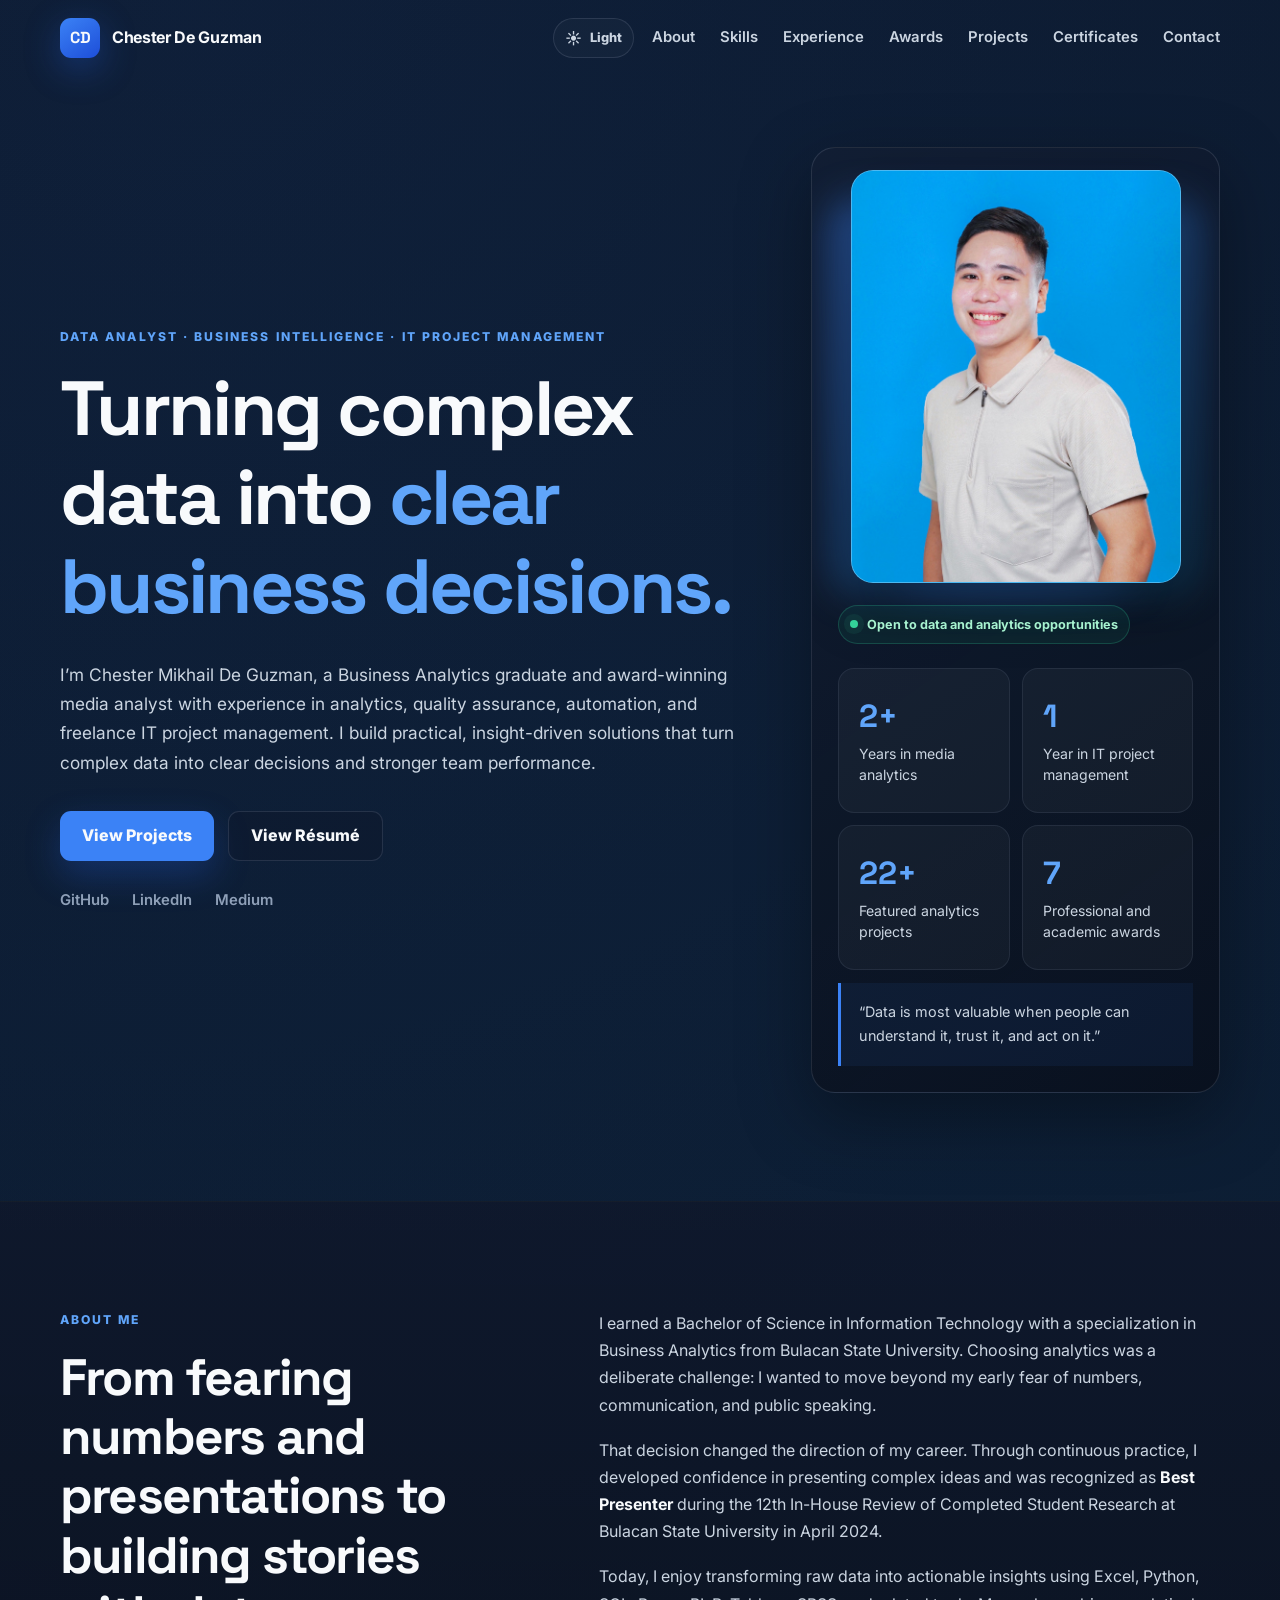
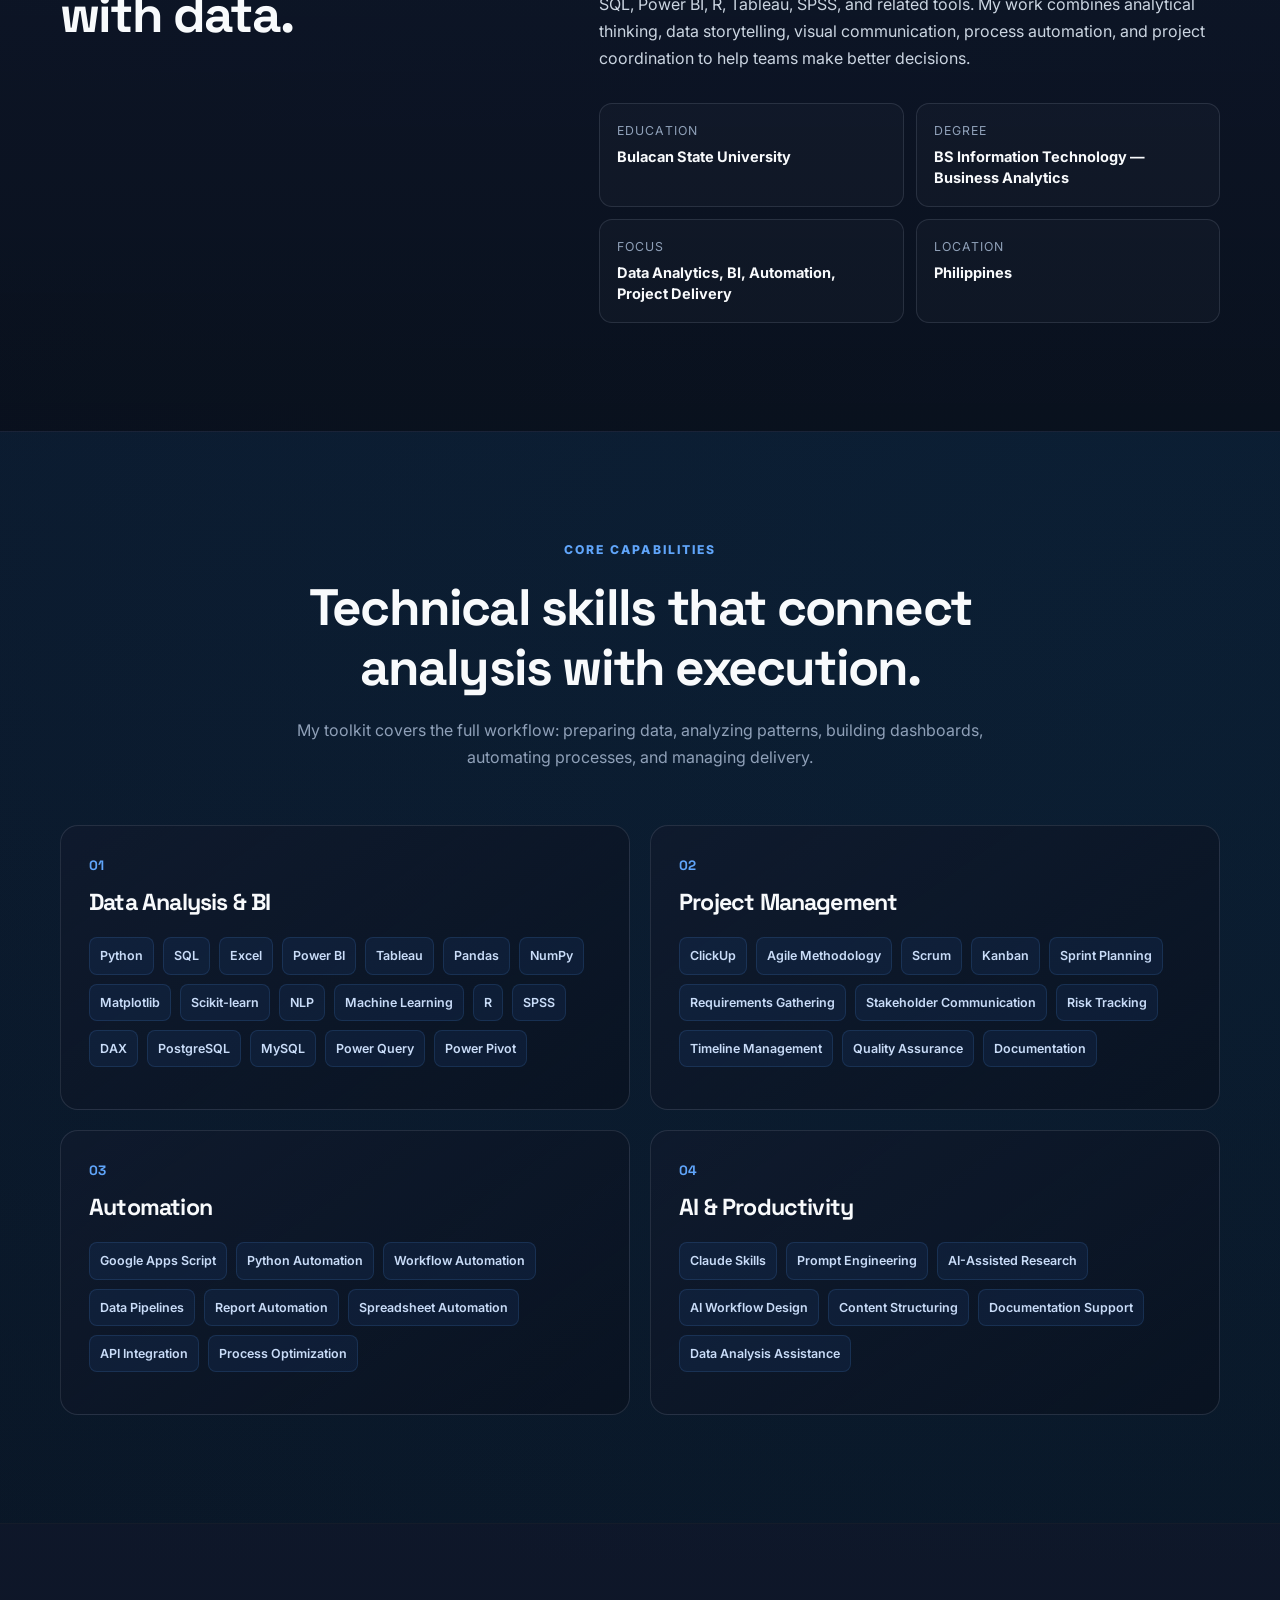
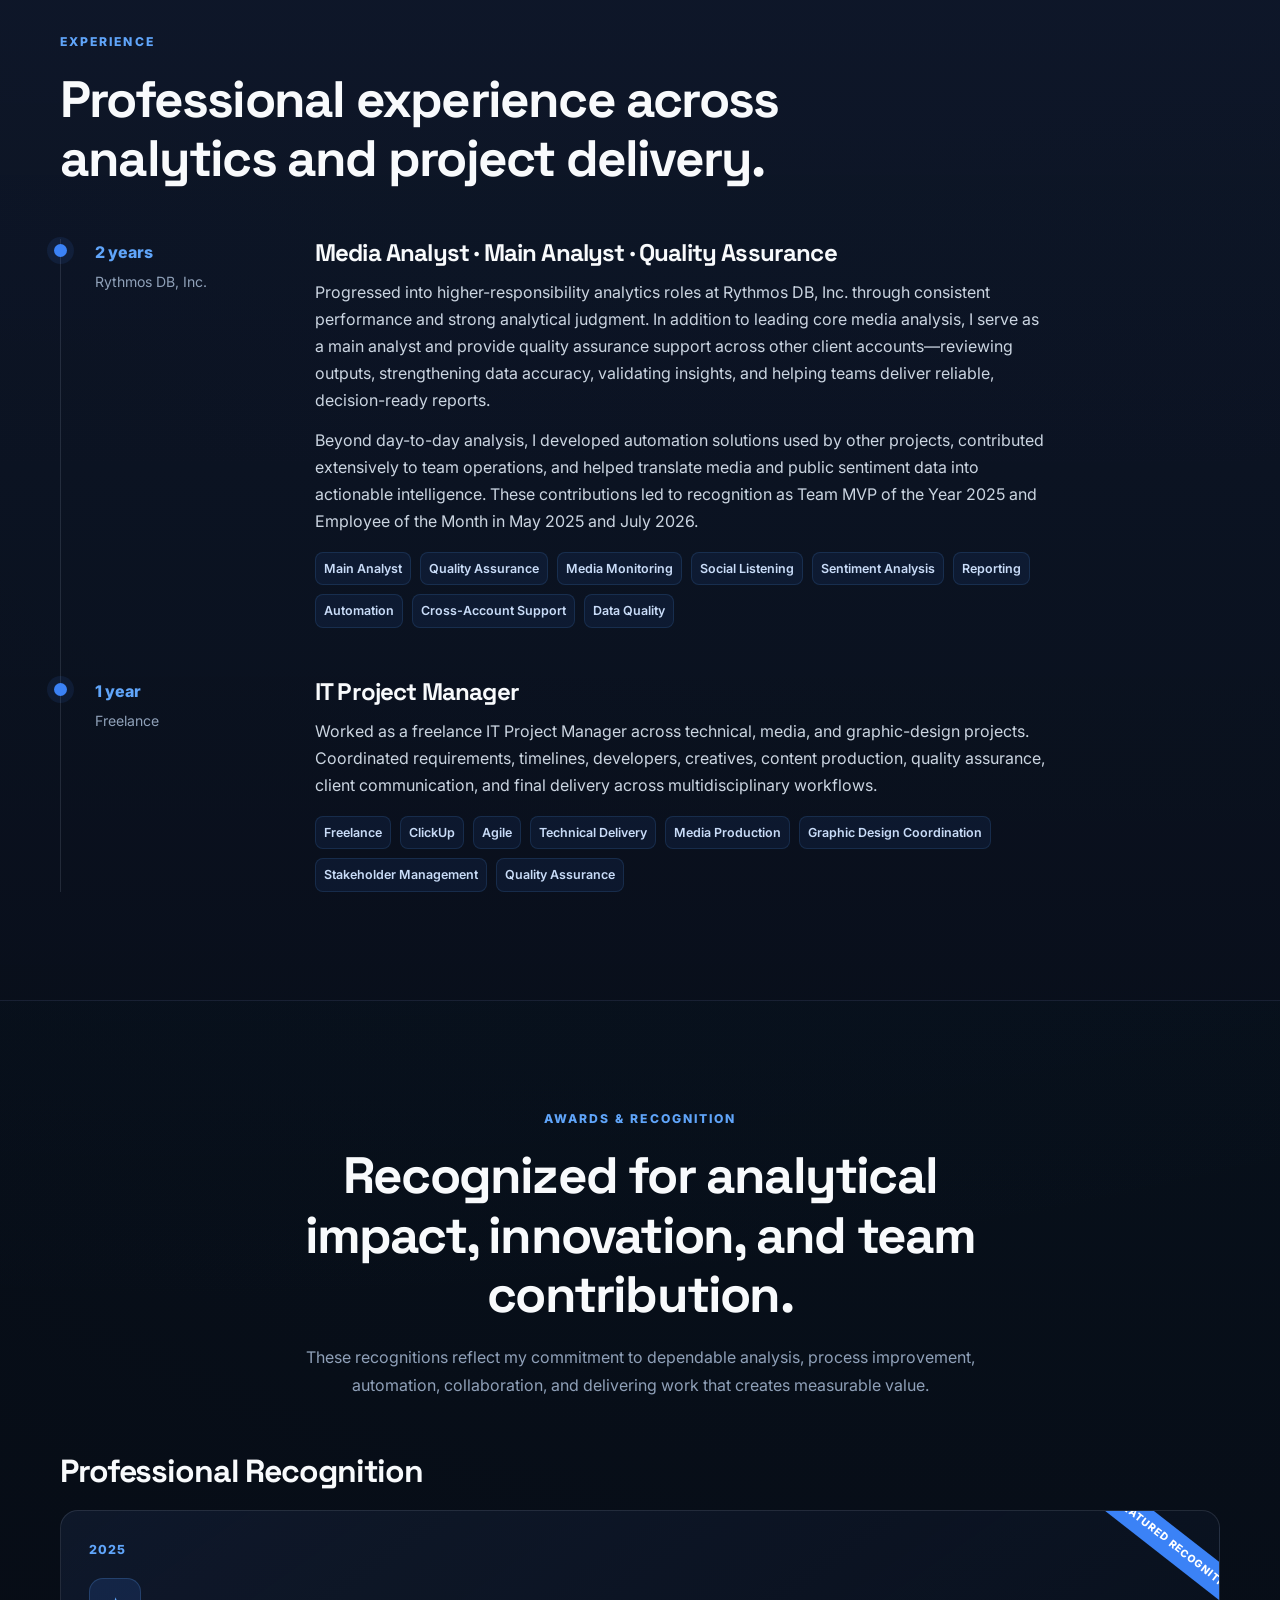
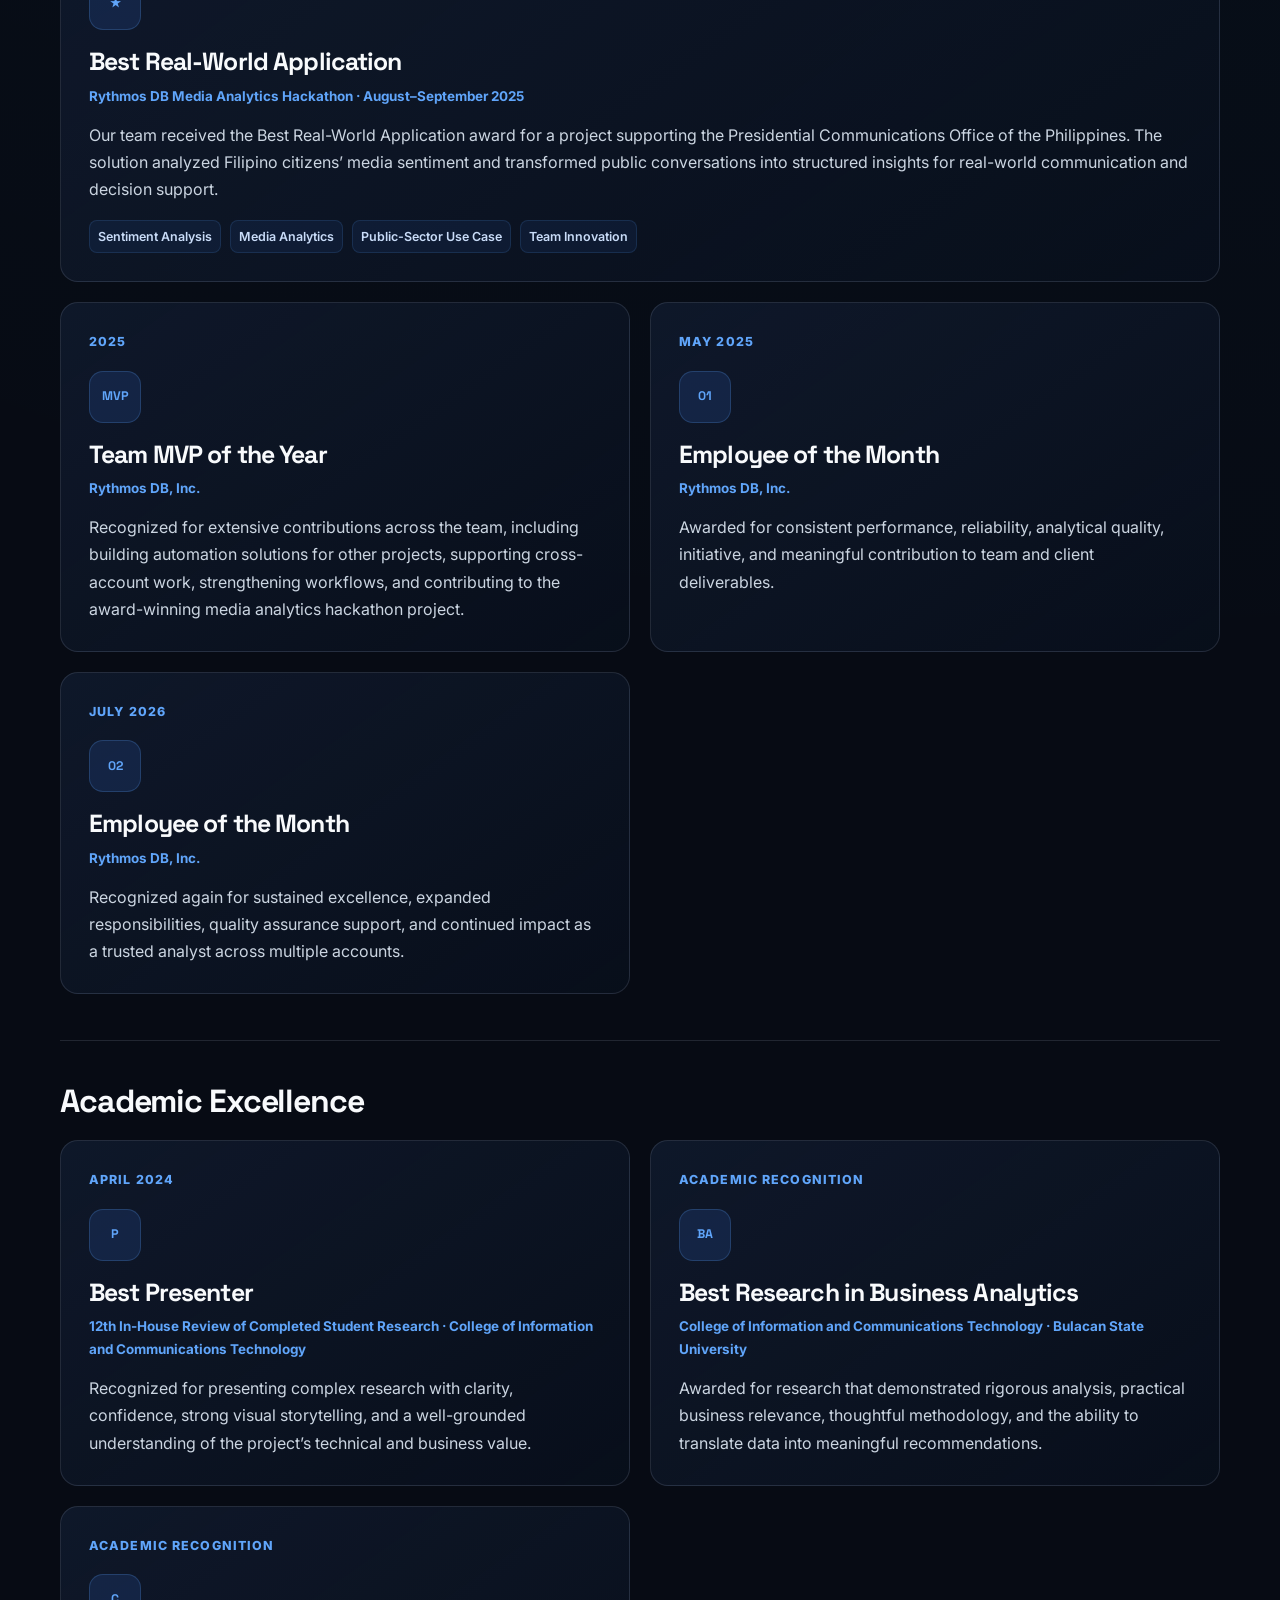
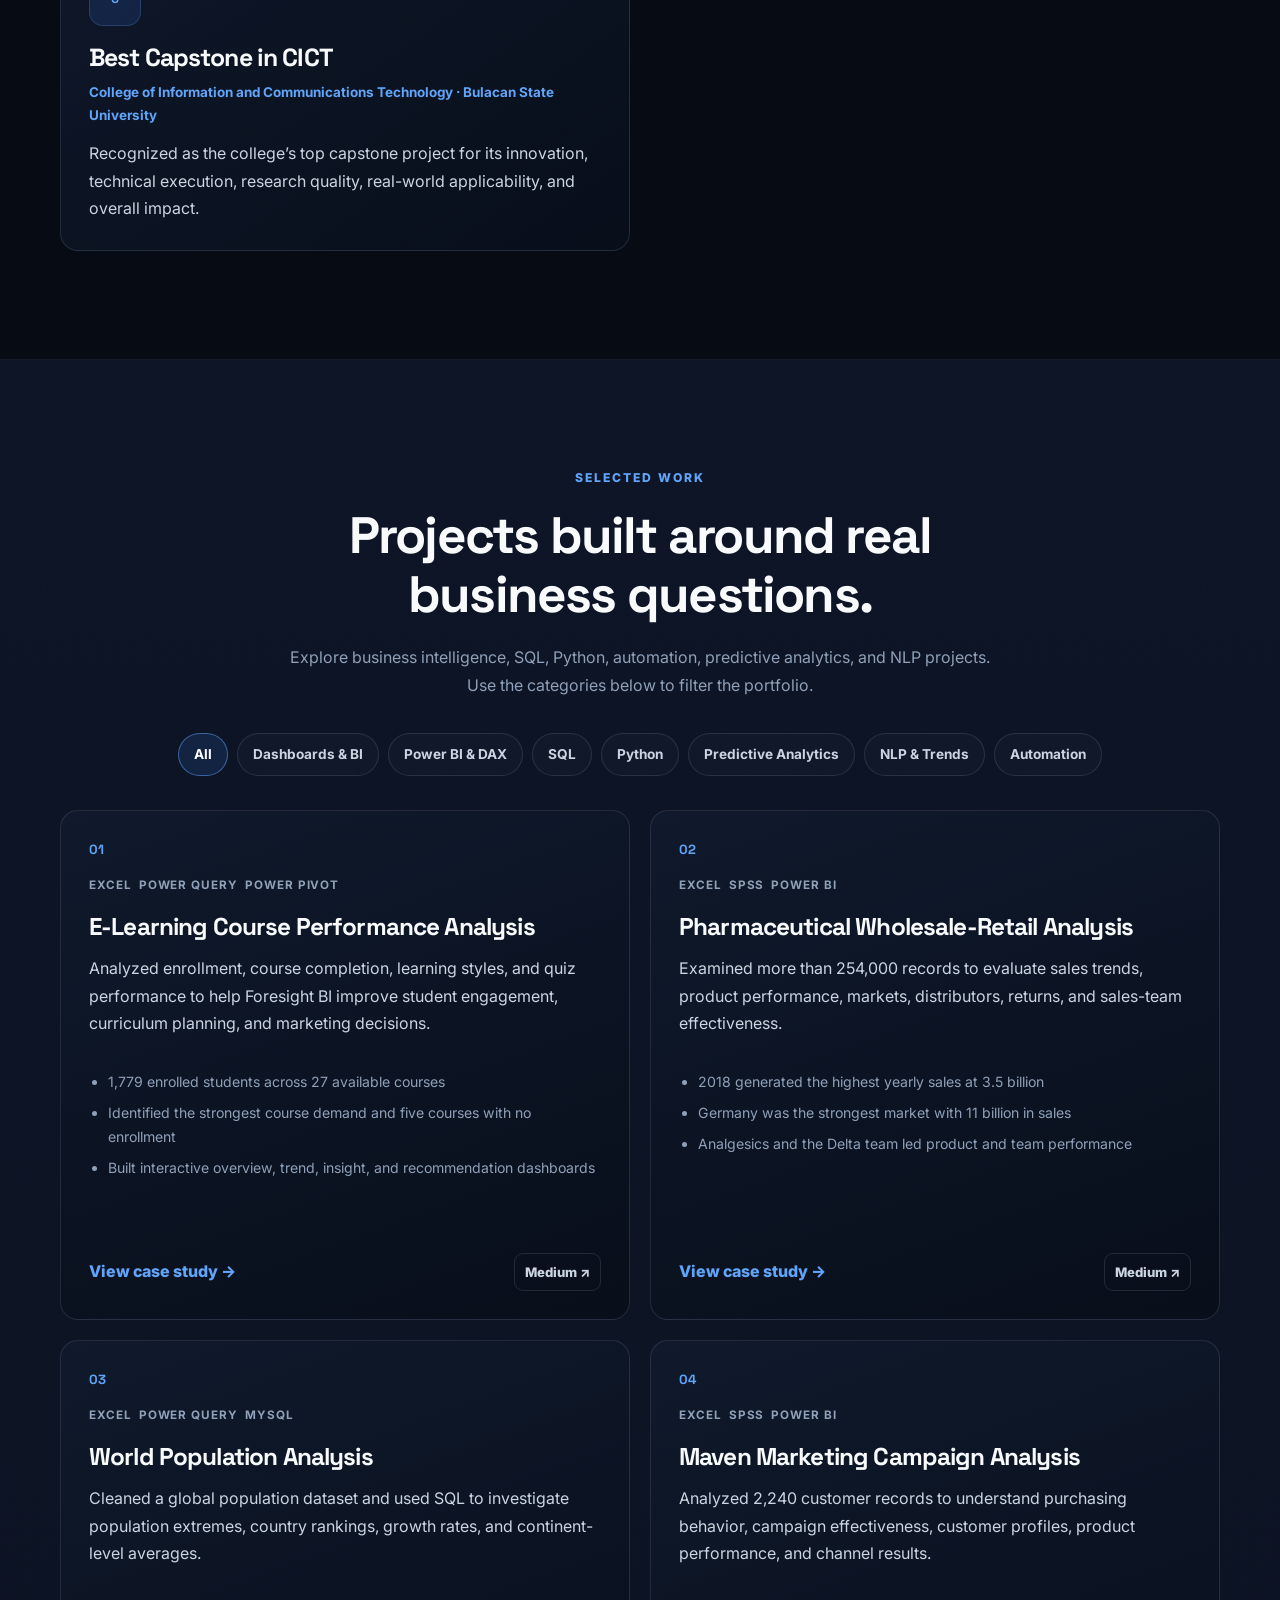
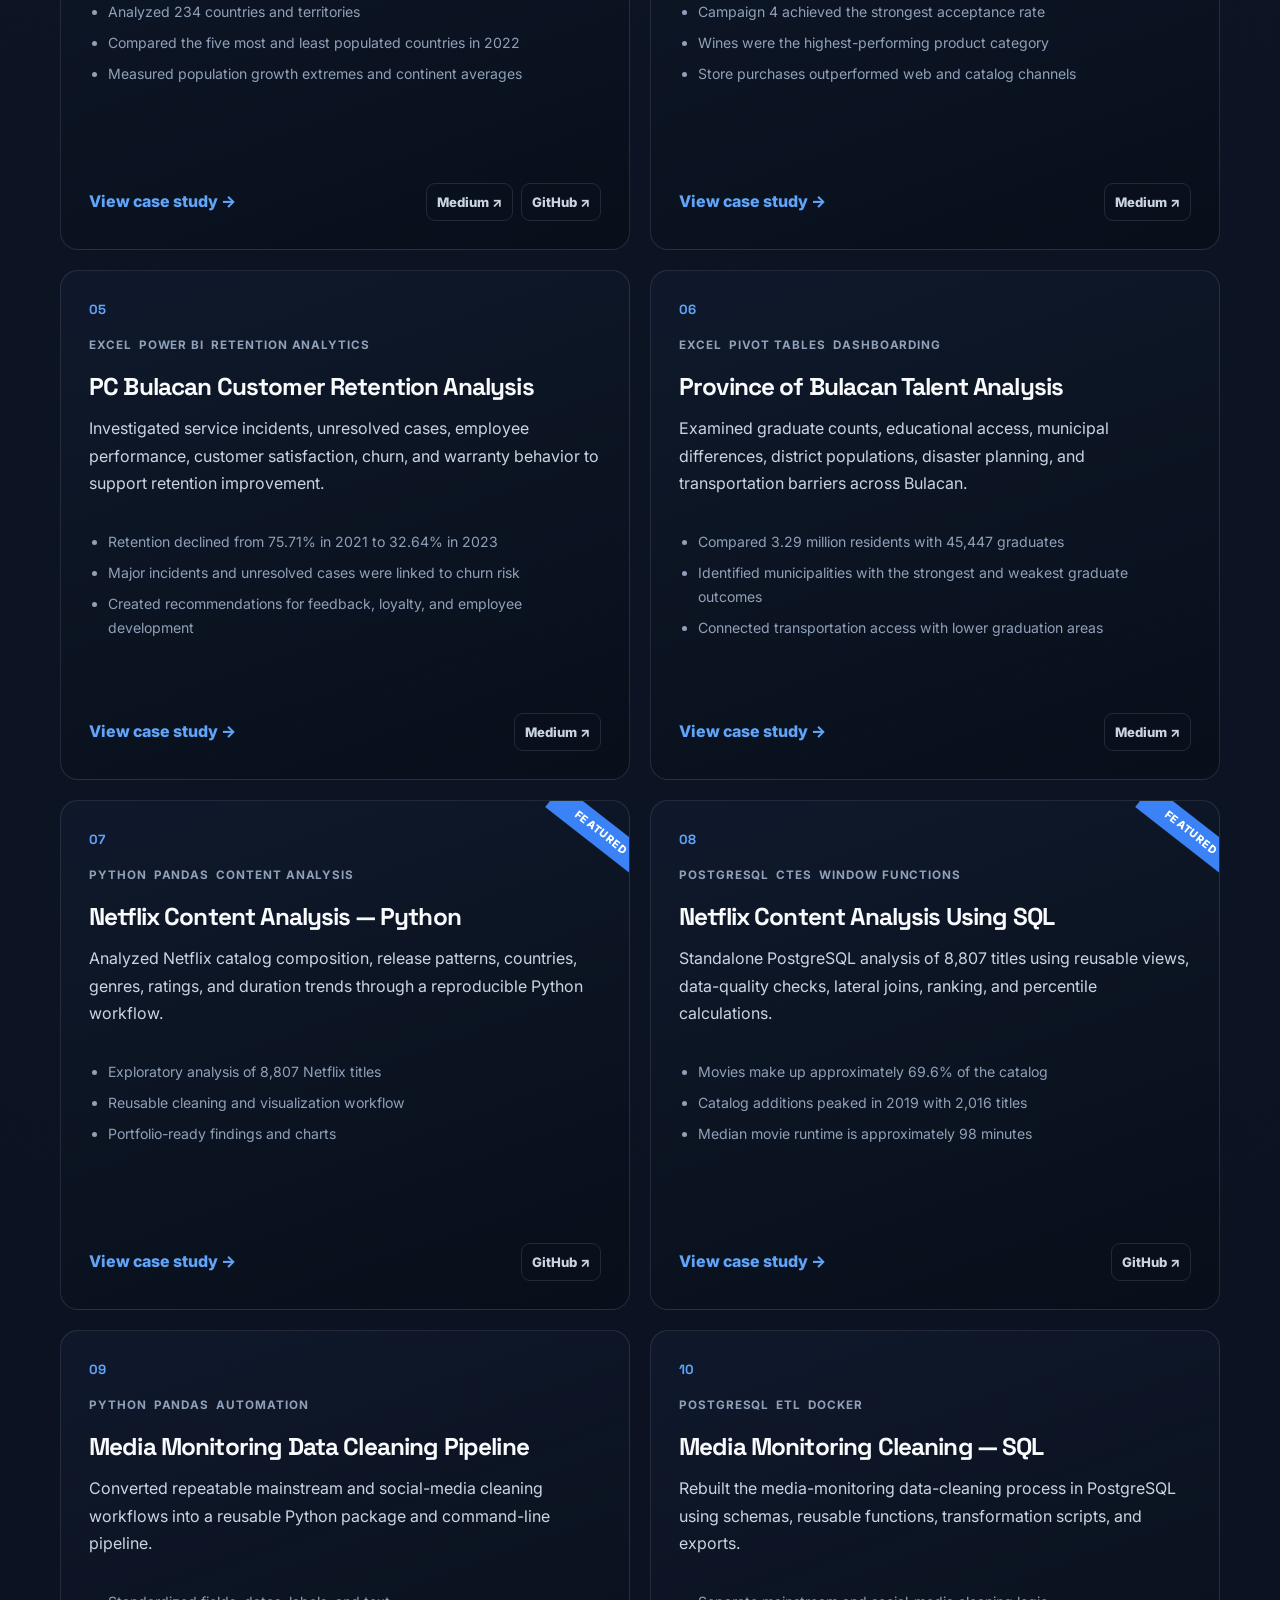
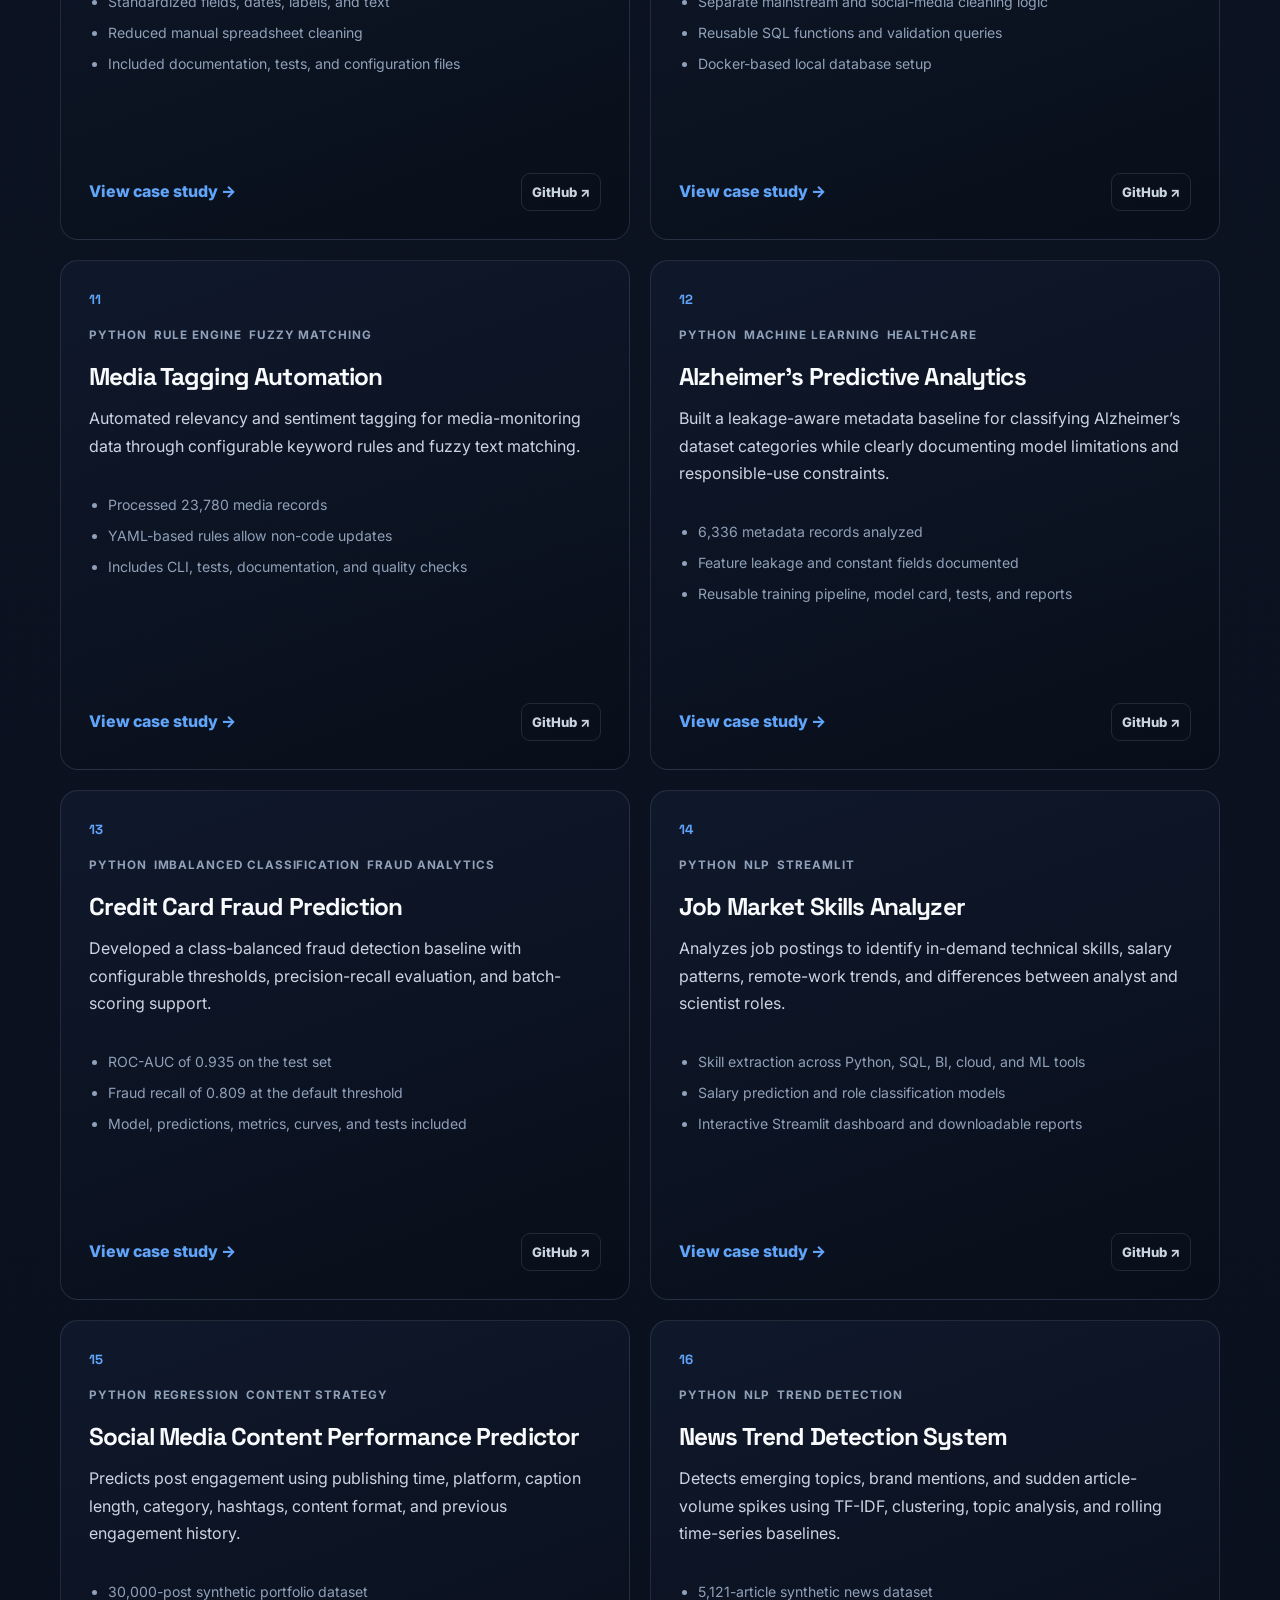
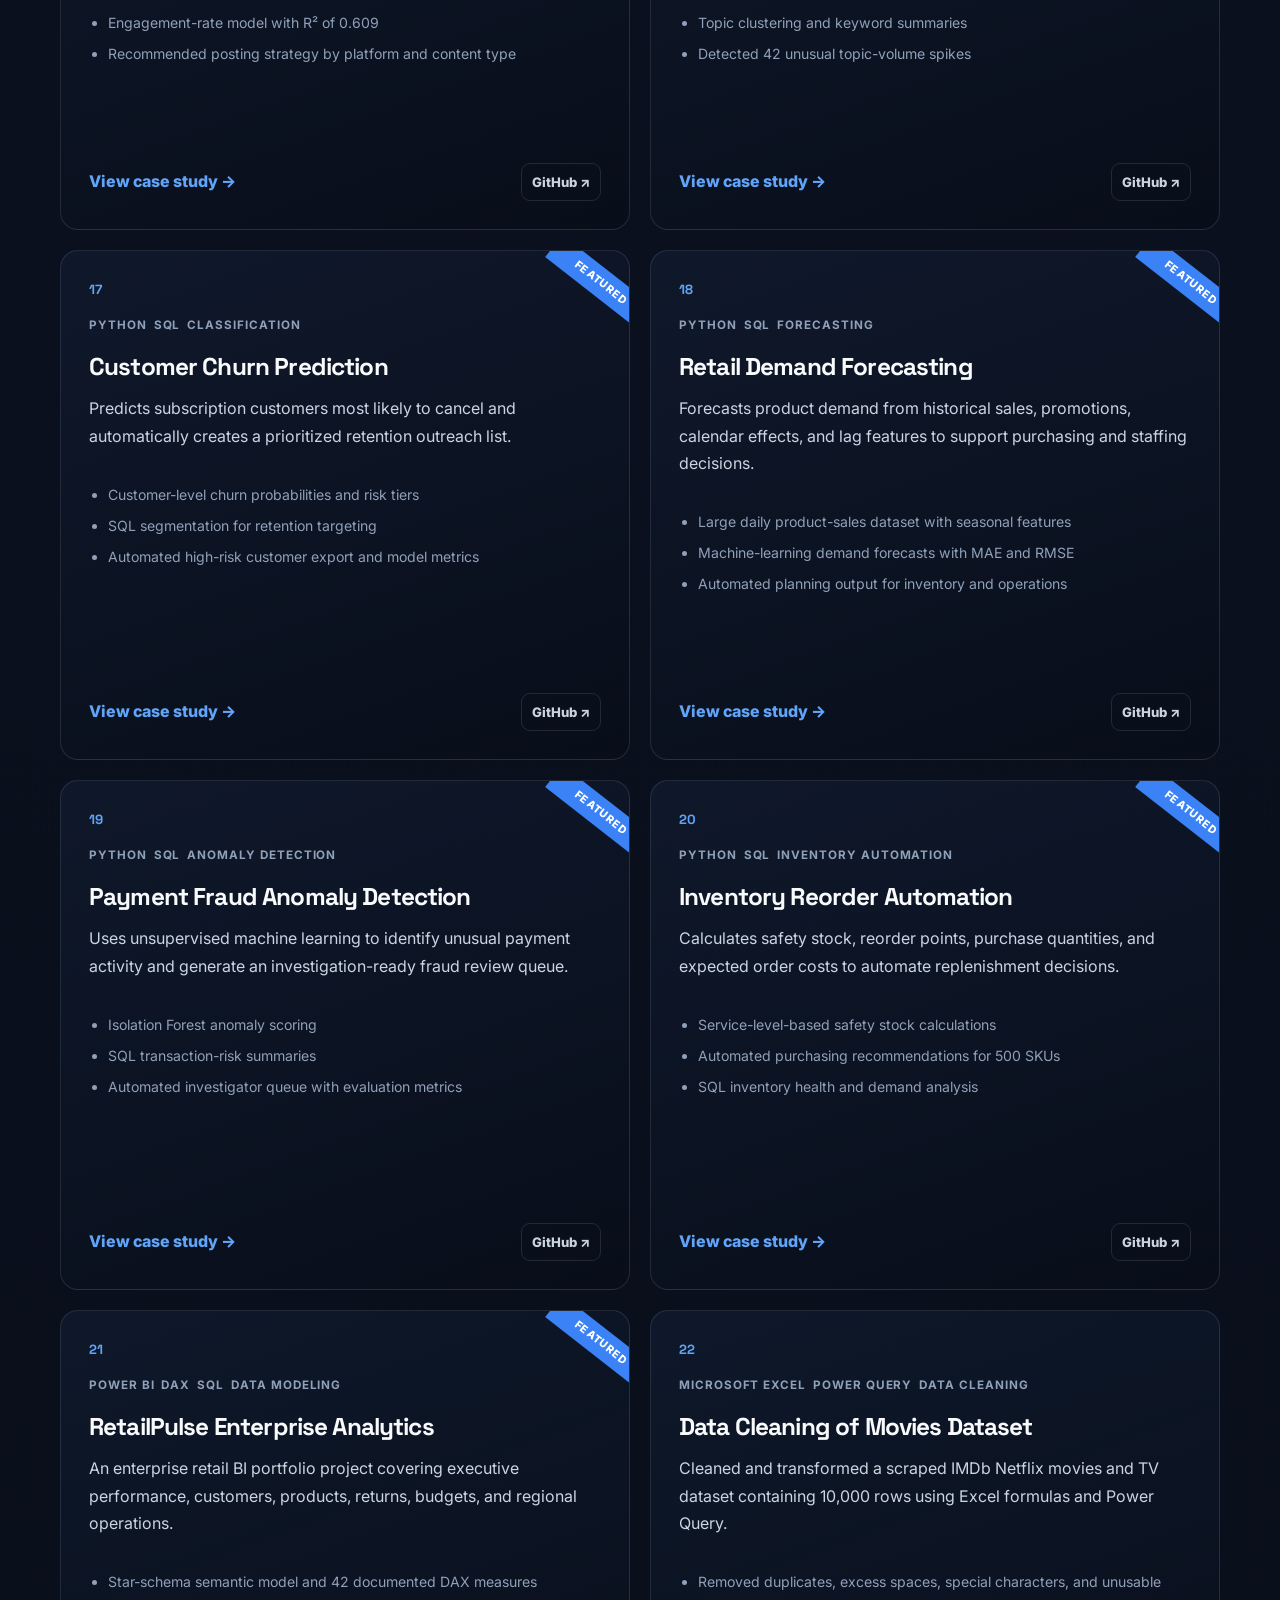
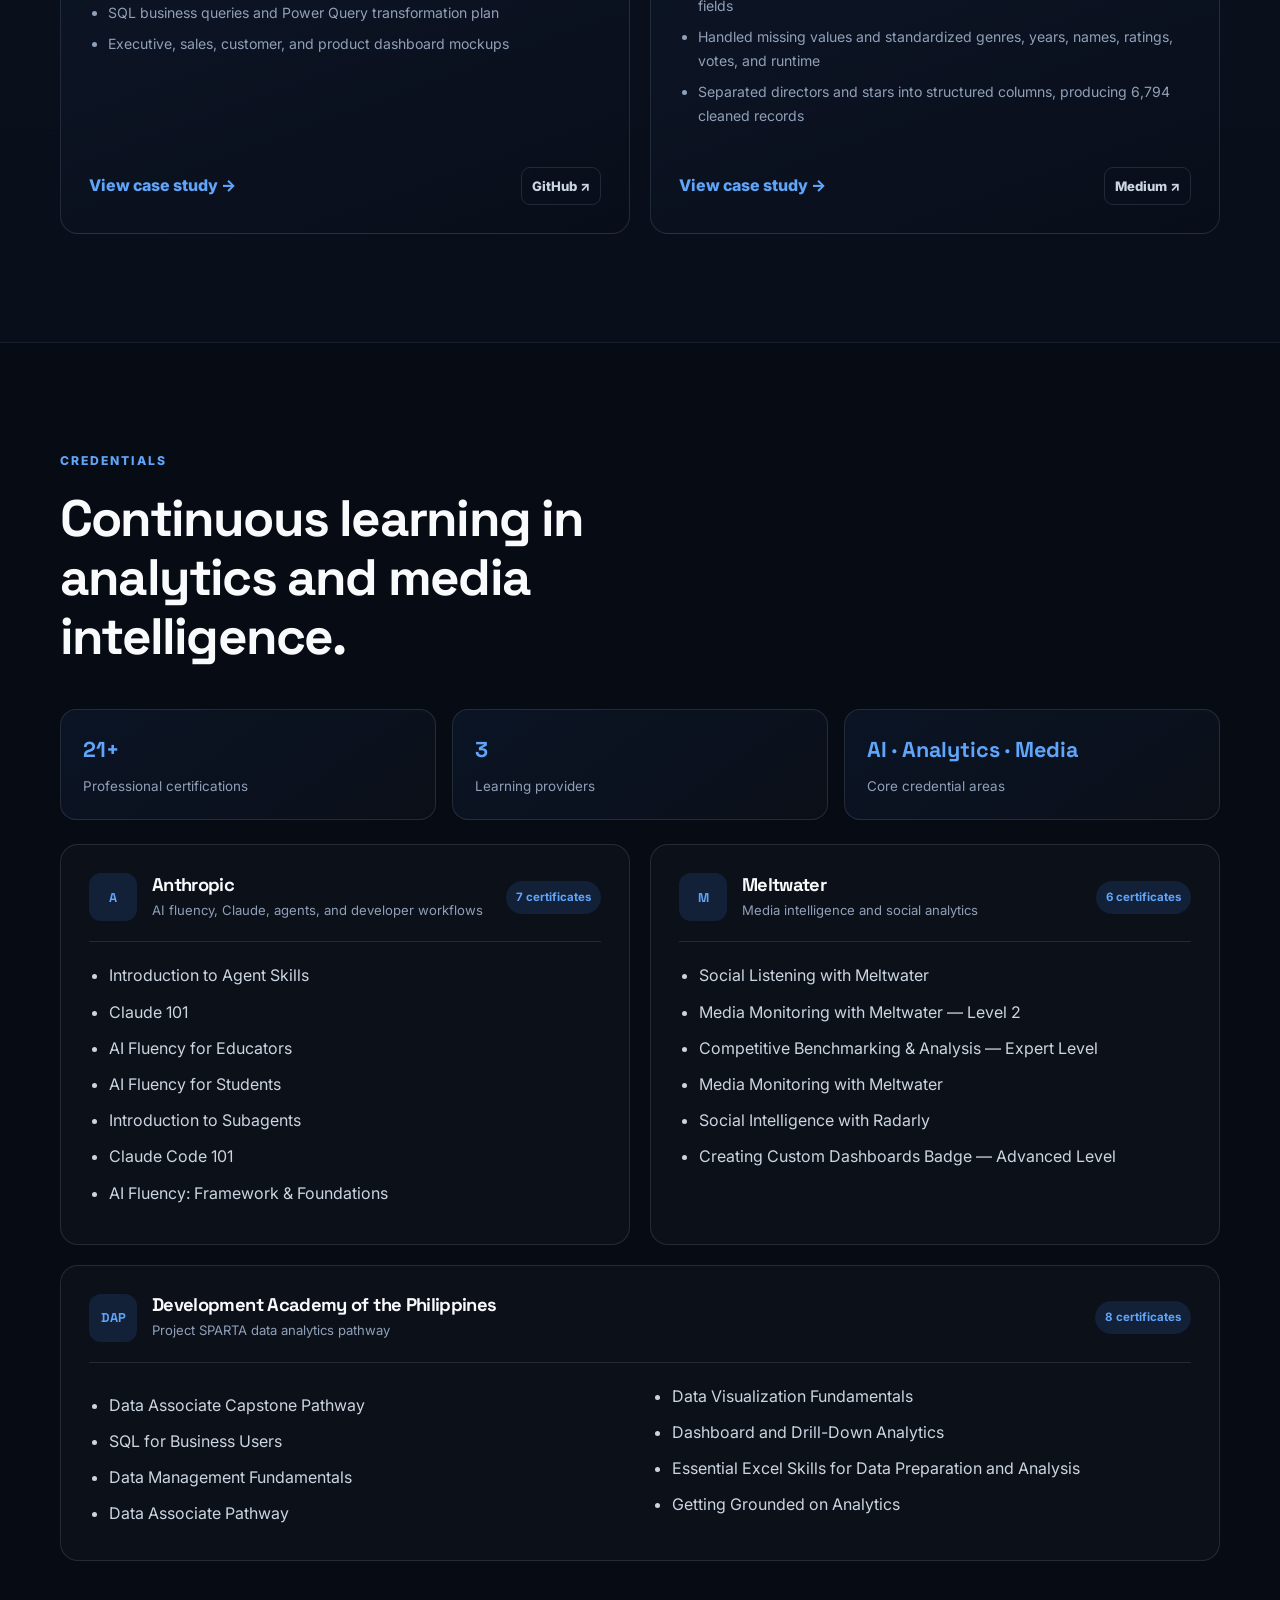
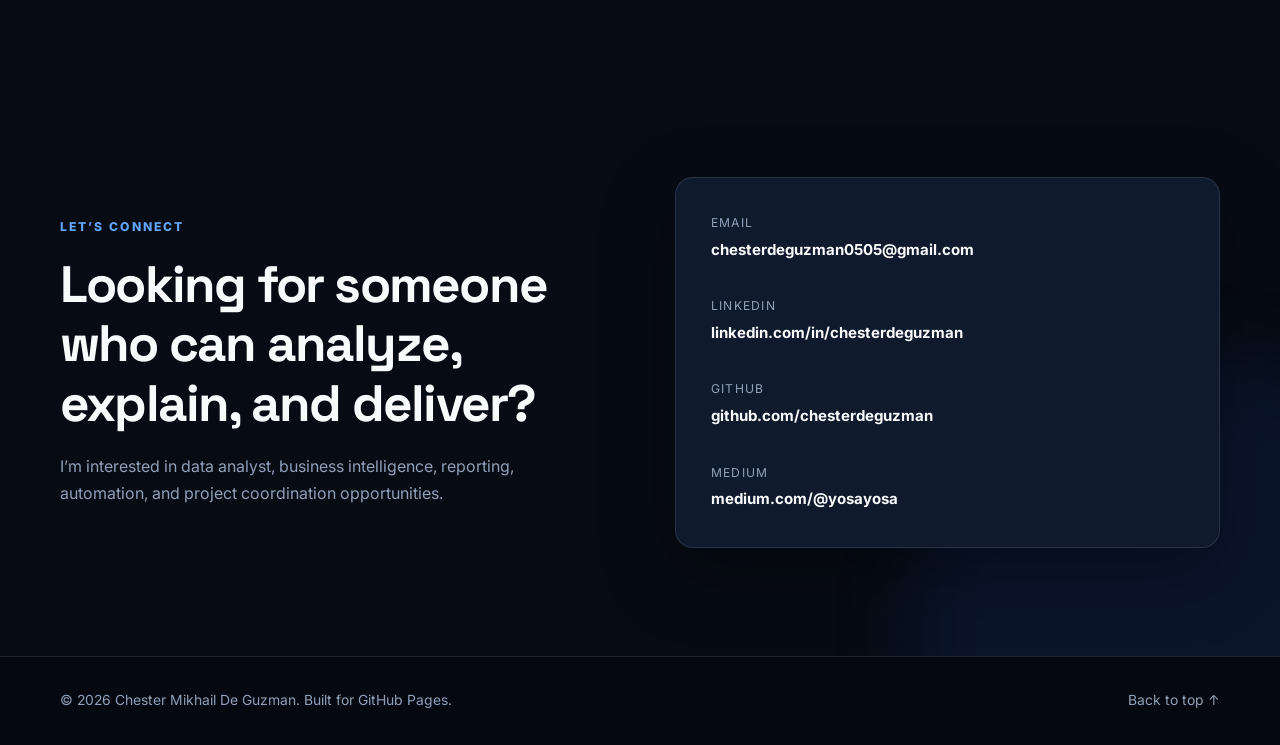
<file: index.html>
<!DOCTYPE html>
<html lang="en">
<head>
<meta charset="utf-8"/>
<meta content="width=device-width, initial-scale=1.0" name="viewport"/>
<meta content="Portfolio of Chester Mikhail De Guzman, a data analyst and IT project manager specializing in business analytics, data storytelling, automation, and business intelligence." name="description"/>
<meta content="Chester Mikhail De Guzman, Data Analyst, Business Analytics, Python, SQL, Excel, Power BI, Tableau, Portfolio" name="keywords"/>
<meta content="Chester Mikhail De Guzman" name="author"/>
<meta content="Chester Mikhail De Guzman | Data Analytics Portfolio" property="og:title"/>
<meta content="Data analytics, business intelligence, automation, and project management portfolio." property="og:description"/>
<meta content="website" property="og:type"/>
<title>Chester Mikhail De Guzman | Data Analytics Portfolio</title>
<link href="https://fonts.googleapis.com" rel="preconnect"/>
<link crossorigin="" href="https://fonts.gstatic.com" rel="preconnect"/>
<link href="https://fonts.googleapis.com/css2?family=Inter:wght@400;500;600;700;800&amp;family=Space+Grotesk:wght@500;600;700&amp;display=swap" rel="stylesheet"/>
<link href="styles.css" rel="stylesheet"/>
</head>
<body>
<a class="skip-link" href="#main-content">Skip to main content</a>
<header class="site-header" id="top">
<nav aria-label="Primary navigation" class="navbar container">
<a aria-label="Chester portfolio home" class="brand" href="#top">
<span class="brand-mark">CD</span>
<span class="brand-text">Chester De Guzman</span>
</a>
<button aria-controls="nav-links" aria-expanded="false" aria-label="Open navigation menu" class="menu-toggle" type="button">
<span></span><span></span><span></span>
</button>
<div class="nav-actions">
<button class="theme-toggle" id="theme-toggle" type="button" aria-label="Switch to light mode" aria-pressed="false"><span class="theme-toggle-icon" aria-hidden="true">☀</span><span class="theme-toggle-text">Light</span></button>
<div class="nav-links" id="nav-links">
<a href="#about">About</a>
<a href="#skills">Skills</a>
<a href="#experience">Experience</a>
<a href="#awards">Awards</a>
<a href="#projects">Projects</a>
<a href="#certificates">Certificates</a>
<a href="#contact">Contact</a>
</div>
</div>
</nav>
</header>
<main id="main-content">
<section class="hero section">
<div class="container hero-grid">
<div class="hero-copy reveal">
<p class="eyebrow">Data Analyst · Business Intelligence · IT Project Management</p>
<h1>Turning complex data into <span>clear business decisions.</span></h1>
<p class="hero-summary">
            I’m Chester Mikhail De Guzman, a Business Analytics graduate and award-winning media analyst with experience in analytics, quality assurance, automation, and freelance IT project management. I build practical, insight-driven solutions that turn complex data into clear decisions and stronger team performance.
          </p>
<div class="hero-actions">
<a class="button button-primary" href="#projects">View Projects</a>
<a class="button button-secondary" href="assets/Chester-Mikhail-De-Guzman-Resume.pdf" rel="noopener" target="_blank">View Résumé</a>
</div>
<div aria-label="Professional links" class="hero-links">
<a href="https://github.com/chesterdeguzman" rel="noopener" target="_blank">GitHub</a>
<a href="https://www.linkedin.com/in/chesterdeguzman/" rel="noopener" target="_blank">LinkedIn</a>
<a href="https://medium.com/@yosayosa" rel="noopener" target="_blank">Medium</a>
</div>
</div>
<aside aria-label="Career summary and profile photo" class="hero-panel hero-profile-panel reveal">
<div class="profile-photo-wrap">
<img alt="Portrait of Chester Mikhail De Guzman" class="profile-photo" src="profile-photo.jpeg"/>
<div aria-hidden="true" class="profile-photo-glow"></div>
</div>
<div class="status-pill"><span></span> Open to data and analytics opportunities</div>
<div class="metric-grid">
<article>
<strong>2+</strong>
<span>Years in media analytics</span>
</article>
<article>
<strong>1</strong>
<span>Year in IT project management</span>
</article>
<article>
<strong>22+</strong>
<span>Featured analytics projects</span>
</article>
<article>
<strong>7</strong>
<span>Professional and academic awards</span>
</article>
</div>
<div class="hero-quote">
<p>“Data is most valuable when people can understand it, trust it, and act on it.”</p>
</div>
</aside>
</div>
</section>
<section class="section section-muted" id="about">
<div class="container two-column">
<div class="section-heading reveal">
<p class="eyebrow">About Me</p>
<h2>From fearing numbers and presentations to building stories with data.</h2>
</div>
<div class="about-content reveal">
<p>
            I earned a Bachelor of Science in Information Technology with a specialization in Business Analytics from Bulacan State University. Choosing analytics was a deliberate challenge: I wanted to move beyond my early fear of numbers, communication, and public speaking.
          </p>
<p>
            That decision changed the direction of my career. Through continuous practice, I developed confidence in presenting complex ideas and was recognized as <strong>Best Presenter</strong> during the 12th In-House Review of Completed Student Research at Bulacan State University in April 2024.
          </p>
<p>
            Today, I enjoy transforming raw data into actionable insights using Excel, Python, SQL, Power BI, R, Tableau, SPSS, and related tools. My work combines analytical thinking, data storytelling, visual communication, process automation, and project coordination to help teams make better decisions.
          </p>
<div class="profile-details">
<div><span>Education</span><strong>Bulacan State University</strong></div>
<div><span>Degree</span><strong>BS Information Technology — Business Analytics</strong></div>
<div><span>Focus</span><strong>Data Analytics, BI, Automation, Project Delivery</strong></div>
<div><span>Location</span><strong>Philippines</strong></div>
</div>
</div>
</div>
</section>
<section class="section" id="skills">
<div class="container">
<div class="section-heading centered reveal">
<p class="eyebrow">Core Capabilities</p>
<h2>Technical skills that connect analysis with execution.</h2>
<p>My toolkit covers the full workflow: preparing data, analyzing patterns, building dashboards, automating processes, and managing delivery.</p>
</div>
<div class="skills-grid">
<article class="skill-card reveal">
<div class="skill-icon">01</div>
<h3>Data Analysis &amp; BI</h3>
<div class="tag-list">
<span>Python</span><span>SQL</span><span>Excel</span><span>Power BI</span><span>Tableau</span><span>Pandas</span><span>NumPy</span><span>Matplotlib</span><span>Scikit-learn</span><span>NLP</span><span>Machine Learning</span><span>R</span><span>SPSS</span><span>DAX</span><span>PostgreSQL</span><span>MySQL</span><span>Power Query</span><span>Power Pivot</span>
</div>
</article>
<article class="skill-card reveal">
<div class="skill-icon">02</div>
<h3>Project Management</h3>
<div class="tag-list">
<span>ClickUp</span><span>Agile Methodology</span><span>Scrum</span><span>Kanban</span><span>Sprint Planning</span><span>Requirements Gathering</span><span>Stakeholder Communication</span><span>Risk Tracking</span><span>Timeline Management</span><span>Quality Assurance</span><span>Documentation</span>
</div>
</article>
<article class="skill-card reveal">
<div class="skill-icon">03</div>
<h3>Automation</h3>
<div class="tag-list">
<span>Google Apps Script</span><span>Python Automation</span><span>Workflow Automation</span><span>Data Pipelines</span><span>Report Automation</span><span>Spreadsheet Automation</span><span>API Integration</span><span>Process Optimization</span>
</div>
</article>
<article class="skill-card reveal">
<div class="skill-icon">04</div>
<h3>AI &amp; Productivity</h3>
<div class="tag-list">
<span>Claude Skills</span><span>Prompt Engineering</span><span>AI-Assisted Research</span><span>AI Workflow Design</span><span>Content Structuring</span><span>Documentation Support</span><span>Data Analysis Assistance</span>
</div>
</article>
</div>
</div>
</section>
<section class="section section-muted" id="experience">
<div class="container">
<div class="section-heading reveal">
<p class="eyebrow">Experience</p>
<h2>Professional experience across analytics and project delivery.</h2>
</div>
<div class="timeline">
<article class="timeline-item reveal">
<div class="timeline-marker"></div>
<div class="timeline-meta">
<span>2 years</span>
<span>Rythmos DB, Inc.</span>
</div>
<div class="timeline-content">
<h3>Media Analyst · Main Analyst · Quality Assurance</h3>
<p>Progressed into higher-responsibility analytics roles at Rythmos DB, Inc. through consistent performance and strong analytical judgment. In addition to leading core media analysis, I serve as a main analyst and provide quality assurance support across other client accounts—reviewing outputs, strengthening data accuracy, validating insights, and helping teams deliver reliable, decision-ready reports.</p>
<p>Beyond day-to-day analysis, I developed automation solutions used by other projects, contributed extensively to team operations, and helped translate media and public sentiment data into actionable intelligence. These contributions led to recognition as Team MVP of the Year 2025 and Employee of the Month in May 2025 and July 2026.</p>
<div class="tag-list compact"><span>Main Analyst</span><span>Quality Assurance</span><span>Media Monitoring</span><span>Social Listening</span><span>Sentiment Analysis</span><span>Reporting</span><span>Automation</span><span>Cross-Account Support</span><span>Data Quality</span></div>
</div>
</article>
<article class="timeline-item reveal">
<div class="timeline-marker"></div>
<div class="timeline-meta">
<span>1 year</span>
<span>Freelance</span>
</div>
<div class="timeline-content">
<h3>IT Project Manager</h3>
<p>Worked as a freelance IT Project Manager across technical, media, and graphic-design projects. Coordinated requirements, timelines, developers, creatives, content production, quality assurance, client communication, and final delivery across multidisciplinary workflows.</p>
<div class="tag-list compact"><span>Freelance</span><span>ClickUp</span><span>Agile</span><span>Technical Delivery</span><span>Media Production</span><span>Graphic Design Coordination</span><span>Stakeholder Management</span><span>Quality Assurance</span></div>
</div>
</article>
</div>
</div>
</section>
<section class="section" id="awards">
<div class="container">
<div class="section-heading centered reveal">
<p class="eyebrow">Awards &amp; Recognition</p>
<h2>Recognized for analytical impact, innovation, and team contribution.</h2>
<p>These recognitions reflect my commitment to dependable analysis, process improvement, automation, collaboration, and delivering work that creates measurable value.</p>
</div>
<h3 class="awards-subheading reveal">Professional Recognition</h3>
<div class="awards-grid">
<article class="award-card award-card-featured reveal">
<div class="award-year">2025</div>
<div class="award-icon" aria-hidden="true">★</div>
<h3>Best Real-World Application</h3>
<p class="award-source">Rythmos DB Media Analytics Hackathon · August–September 2025</p>
<p>Our team received the Best Real-World Application award for a project supporting the Presidential Communications Office of the Philippines. The solution analyzed Filipino citizens’ media sentiment and transformed public conversations into structured insights for real-world communication and decision support.</p>
<div class="tag-list compact"><span>Sentiment Analysis</span><span>Media Analytics</span><span>Public-Sector Use Case</span><span>Team Innovation</span></div>
</article>
<article class="award-card reveal">
<div class="award-year">2025</div>
<div class="award-icon" aria-hidden="true">MVP</div>
<h3>Team MVP of the Year</h3>
<p class="award-source">Rythmos DB, Inc.</p>
<p>Recognized for extensive contributions across the team, including building automation solutions for other projects, supporting cross-account work, strengthening workflows, and contributing to the award-winning media analytics hackathon project.</p>
</article>
<article class="award-card reveal">
<div class="award-year">May 2025</div>
<div class="award-icon" aria-hidden="true">01</div>
<h3>Employee of the Month</h3>
<p class="award-source">Rythmos DB, Inc.</p>
<p>Awarded for consistent performance, reliability, analytical quality, initiative, and meaningful contribution to team and client deliverables.</p>
</article>
<article class="award-card reveal">
<div class="award-year">July 2026</div>
<div class="award-icon" aria-hidden="true">02</div>
<h3>Employee of the Month</h3>
<p class="award-source">Rythmos DB, Inc.</p>
<p>Recognized again for sustained excellence, expanded responsibilities, quality assurance support, and continued impact as a trusted analyst across multiple accounts.</p>
</article>
</div>
<h3 class="awards-subheading awards-subheading-academic reveal">Academic Excellence</h3>
<div class="awards-grid awards-grid-academic">
<article class="award-card reveal">
<div class="award-year">April 2024</div>
<div class="award-icon" aria-hidden="true">P</div>
<h3>Best Presenter</h3>
<p class="award-source">12th In-House Review of Completed Student Research · College of Information and Communications Technology</p>
<p>Recognized for presenting complex research with clarity, confidence, strong visual storytelling, and a well-grounded understanding of the project’s technical and business value.</p>
</article>
<article class="award-card reveal">
<div class="award-year">Academic Recognition</div>
<div class="award-icon" aria-hidden="true">BA</div>
<h3>Best Research in Business Analytics</h3>
<p class="award-source">College of Information and Communications Technology · Bulacan State University</p>
<p>Awarded for research that demonstrated rigorous analysis, practical business relevance, thoughtful methodology, and the ability to translate data into meaningful recommendations.</p>
</article>
<article class="award-card reveal">
<div class="award-year">Academic Recognition</div>
<div class="award-icon" aria-hidden="true">C</div>
<h3>Best Capstone in CICT</h3>
<p class="award-source">College of Information and Communications Technology · Bulacan State University</p>
<p>Recognized as the college’s top capstone project for its innovation, technical execution, research quality, real-world applicability, and overall impact.</p>
</article>
</div>
</div>
</section>
<section class="section section-muted" id="projects">
<div class="container">
<div class="section-heading centered reveal">
<p class="eyebrow">Selected Work</p>
<h2>Projects built around real business questions.</h2>
<p>Explore business intelligence, SQL, Python, automation, predictive analytics, and NLP projects. Use the categories below to filter the portfolio.</p>
</div>
<div aria-label="Filter projects" class="project-filters reveal" role="group">
<button class="filter-button active" data-filter="all">All</button>
<button class="filter-button" data-filter="dashboard">Dashboards &amp; BI</button>
<button class="filter-button" data-filter="dax">Power BI &amp; DAX</button>
<button class="filter-button" data-filter="sql">SQL</button>
<button class="filter-button" data-filter="python">Python</button>
<button class="filter-button" data-filter="predictive">Predictive Analytics</button>
<button class="filter-button" data-filter="nlp">NLP &amp; Trends</button>
<button class="filter-button" data-filter="automation">Automation</button>
</div>
<div class="projects-grid">
<article class="project-card reveal" data-category="dashboard excel power-bi">
<div class="project-number">01</div>
<div class="project-meta"><span>Excel</span><span>Power Query</span><span>Power Pivot</span></div>
<h3>E-Learning Course Performance Analysis</h3>
<p>Analyzed enrollment, course completion, learning styles, and quiz performance to help Foresight BI improve student engagement, curriculum planning, and marketing decisions.</p>
<ul>
<li>1,779 enrolled students across 27 available courses</li>
<li>Identified the strongest course demand and five courses with no enrollment</li>
<li>Built interactive overview, trend, insight, and recommendation dashboards</li>
</ul>

<div class="project-actions"><button class="text-link project-detail-button" data-project="elearning">View case study <span>→</span></button><div class="project-external-links"><a class="repo-link" href="https://medium.com/@yosayosa/data-analysis-of-e-learning-course-data-74f90e2d6f2d" rel="noopener" target="_blank">Medium ↗</a></div></div></article>
<article class="project-card reveal" data-category="dashboard excel power-bi">
<div class="project-number">02</div>
<div class="project-meta"><span>Excel</span><span>SPSS</span><span>Power BI</span></div>
<h3>Pharmaceutical Wholesale-Retail Analysis</h3>
<p>Examined more than 254,000 records to evaluate sales trends, product performance, markets, distributors, returns, and sales-team effectiveness.</p>
<ul>
<li>2018 generated the highest yearly sales at 3.5 billion</li>
<li>Germany was the strongest market with 11 billion in sales</li>
<li>Analgesics and the Delta team led product and team performance</li>
</ul>

<div class="project-actions"><button class="text-link project-detail-button" data-project="pharma">View case study <span>→</span></button><div class="project-external-links"><a class="repo-link" href="https://medium.com/@yosayosa/foresight-bi-pharmaceutical-business-wholesail-retail-data-analysis-9670c94d26c9" rel="noopener" target="_blank">Medium ↗</a></div></div></article>
<article class="project-card reveal" data-category="sql dashboard">
<div class="project-number">03</div>
<div class="project-meta"><span>Excel</span><span>Power Query</span><span>MySQL</span></div>
<h3>World Population Analysis</h3>
<p>Cleaned a global population dataset and used SQL to investigate population extremes, country rankings, growth rates, and continent-level averages.</p>
<ul>
<li>Analyzed 234 countries and territories</li>
<li>Compared the five most and least populated countries in 2022</li>
<li>Measured population growth extremes and continent averages</li>
</ul>

<div class="project-actions"><button class="text-link project-detail-button" data-project="population">View case study <span>→</span></button><div class="project-external-links"><a class="repo-link" href="https://medium.com/@yosayosa/world-population-analysis-31ee70d6e8b9" rel="noopener" target="_blank">Medium ↗</a><a class="repo-link" href="https://github.com/chesterdeguzman/SQL-project" rel="noopener" target="_blank">GitHub ↗</a></div></div></article>
<article class="project-card reveal" data-category="dashboard excel power-bi">
<div class="project-number">04</div>
<div class="project-meta"><span>Excel</span><span>SPSS</span><span>Power BI</span></div>
<h3>Maven Marketing Campaign Analysis</h3>
<p>Analyzed 2,240 customer records to understand purchasing behavior, campaign effectiveness, customer profiles, product performance, and channel results.</p>
<ul>
<li>Campaign 4 achieved the strongest acceptance rate</li>
<li>Wines were the highest-performing product category</li>
<li>Store purchases outperformed web and catalog channels</li>
</ul>

<div class="project-actions"><button class="text-link project-detail-button" data-project="marketing">View case study <span>→</span></button><div class="project-external-links"><a class="repo-link" href="https://medium.com/@yosayosa/maven-marketing-analysis-eec933b687d5" rel="noopener" target="_blank">Medium ↗</a></div></div></article>
<article class="project-card reveal" data-category="dashboard power-bi">
<div class="project-number">05</div>
<div class="project-meta"><span>Excel</span><span>Power BI</span><span>Retention Analytics</span></div>
<h3>PC Bulacan Customer Retention Analysis</h3>
<p>Investigated service incidents, unresolved cases, employee performance, customer satisfaction, churn, and warranty behavior to support retention improvement.</p>
<ul>
<li>Retention declined from 75.71% in 2021 to 32.64% in 2023</li>
<li>Major incidents and unresolved cases were linked to churn risk</li>
<li>Created recommendations for feedback, loyalty, and employee development</li>
</ul>

<div class="project-actions"><button class="text-link project-detail-button" data-project="retention">View case study <span>→</span></button><div class="project-external-links"><a class="repo-link" href="https://medium.com/@yosayosa/retention-analysis-in-pc-bulacan-b881491a935e" rel="noopener" target="_blank">Medium ↗</a></div></div></article>
<article class="project-card reveal" data-category="dashboard excel">
<div class="project-number">06</div>
<div class="project-meta"><span>Excel</span><span>Pivot Tables</span><span>Dashboarding</span></div>
<h3>Province of Bulacan Talent Analysis</h3>
<p>Examined graduate counts, educational access, municipal differences, district populations, disaster planning, and transportation barriers across Bulacan.</p>
<ul>
<li>Compared 3.29 million residents with 45,447 graduates</li>
<li>Identified municipalities with the strongest and weakest graduate outcomes</li>
<li>Connected transportation access with lower graduation areas</li>
</ul>

<div class="project-actions"><button class="text-link project-detail-button" data-project="bulacan">View case study <span>→</span></button><div class="project-external-links"><a class="repo-link" href="https://medium.com/@yosayosa/province-of-bulacan-talent-analysis-b533e25dea6e" rel="noopener" target="_blank">Medium ↗</a></div></div></article>
<article class="project-card featured-project reveal" data-category="python dashboard">
<div class="project-number">07</div>
<div class="project-meta"><span>Python</span><span>Pandas</span><span>Content Analysis</span></div>
<h3>Netflix Content Analysis — Python</h3>
<p>Analyzed Netflix catalog composition, release patterns, countries, genres, ratings, and duration trends through a reproducible Python workflow.</p>
<ul>
<li>Exploratory analysis of 8,807 Netflix titles</li>
<li>Reusable cleaning and visualization workflow</li>
<li>Portfolio-ready findings and charts</li>
</ul>

<div class="project-actions"><button class="text-link project-detail-button" data-project="netflixPython">View case study <span>→</span></button><div class="project-external-links"><a class="repo-link" href="https://github.com/chesterdeguzman/Netflix-Content-Analysis" rel="noopener" target="_blank">GitHub ↗</a></div></div></article>
<article class="project-card featured-project reveal" data-category="sql">
<div class="project-number">08</div>
<div class="project-meta"><span>PostgreSQL</span><span>CTEs</span><span>Window Functions</span></div>
<h3>Netflix Content Analysis Using SQL</h3>
<p>Standalone PostgreSQL analysis of 8,807 titles using reusable views, data-quality checks, lateral joins, ranking, and percentile calculations.</p>
<ul>
<li>Movies make up approximately 69.6% of the catalog</li>
<li>Catalog additions peaked in 2019 with 2,016 titles</li>
<li>Median movie runtime is approximately 98 minutes</li>
</ul>

<div class="project-actions"><button class="text-link project-detail-button" data-project="netflixSql">View case study <span>→</span></button><div class="project-external-links"><a class="repo-link" href="https://github.com/chesterdeguzman/Netflix-Content-Analysis-SQL" rel="noopener" target="_blank">GitHub ↗</a></div></div></article>
<article class="project-card reveal" data-category="python automation">
<div class="project-number">09</div>
<div class="project-meta"><span>Python</span><span>Pandas</span><span>Automation</span></div>
<h3>Media Monitoring Data Cleaning Pipeline</h3>
<p>Converted repeatable mainstream and social-media cleaning workflows into a reusable Python package and command-line pipeline.</p>
<ul>
<li>Standardized fields, dates, labels, and text</li>
<li>Reduced manual spreadsheet cleaning</li>
<li>Included documentation, tests, and configuration files</li>
</ul>

<div class="project-actions"><button class="text-link project-detail-button" data-project="mediaCleaning">View case study <span>→</span></button><div class="project-external-links"><a class="repo-link" href="https://github.com/chesterdeguzman/Media_Monitoring_Sentiment_Analysis" rel="noopener" target="_blank">GitHub ↗</a></div></div></article>
<article class="project-card reveal" data-category="sql automation">
<div class="project-number">10</div>
<div class="project-meta"><span>PostgreSQL</span><span>ETL</span><span>Docker</span></div>
<h3>Media Monitoring Cleaning — SQL</h3>
<p>Rebuilt the media-monitoring data-cleaning process in PostgreSQL using schemas, reusable functions, transformation scripts, and exports.</p>
<ul>
<li>Separate mainstream and social-media cleaning logic</li>
<li>Reusable SQL functions and validation queries</li>
<li>Docker-based local database setup</li>
</ul>

<div class="project-actions"><button class="text-link project-detail-button" data-project="mediaCleaningSql">View case study <span>→</span></button><div class="project-external-links"><a class="repo-link" href="https://github.com/chesterdeguzman/Media_Monitoring_Sentiment_Analysis_SQL" rel="noopener" target="_blank">GitHub ↗</a></div></div></article>
<article class="project-card reveal" data-category="python automation nlp">
<div class="project-number">11</div>
<div class="project-meta"><span>Python</span><span>Rule Engine</span><span>Fuzzy Matching</span></div>
<h3>Media Tagging Automation</h3>
<p>Automated relevancy and sentiment tagging for media-monitoring data through configurable keyword rules and fuzzy text matching.</p>
<ul>
<li>Processed 23,780 media records</li>
<li>YAML-based rules allow non-code updates</li>
<li>Includes CLI, tests, documentation, and quality checks</li>
</ul>

<div class="project-actions"><button class="text-link project-detail-button" data-project="taggingAutomation">View case study <span>→</span></button><div class="project-external-links"><a class="repo-link" href="https://github.com/chesterdeguzman/Tagging_Automation" rel="noopener" target="_blank">GitHub ↗</a></div></div></article>
<article class="project-card reveal" data-category="python predictive">
<div class="project-number">12</div>
<div class="project-meta"><span>Python</span><span>Machine Learning</span><span>Healthcare</span></div>
<h3>Alzheimer’s Predictive Analytics</h3>
<p>Built a leakage-aware metadata baseline for classifying Alzheimer’s dataset categories while clearly documenting model limitations and responsible-use constraints.</p>
<ul>
<li>6,336 metadata records analyzed</li>
<li>Feature leakage and constant fields documented</li>
<li>Reusable training pipeline, model card, tests, and reports</li>
</ul>

<div class="project-actions"><button class="text-link project-detail-button" data-project="alzheimer">View case study <span>→</span></button><div class="project-external-links"><a class="repo-link" href="https://github.com/chesterdeguzman/Alzheimer_Prediction" rel="noopener" target="_blank">GitHub ↗</a></div></div></article>
<article class="project-card reveal" data-category="python predictive">
<div class="project-number">13</div>
<div class="project-meta"><span>Python</span><span>Imbalanced Classification</span><span>Fraud Analytics</span></div>
<h3>Credit Card Fraud Prediction</h3>
<p>Developed a class-balanced fraud detection baseline with configurable thresholds, precision-recall evaluation, and batch-scoring support.</p>
<ul>
<li>ROC-AUC of 0.935 on the test set</li>
<li>Fraud recall of 0.809 at the default threshold</li>
<li>Model, predictions, metrics, curves, and tests included</li>
</ul>

<div class="project-actions"><button class="text-link project-detail-button" data-project="fraud">View case study <span>→</span></button><div class="project-external-links"><a class="repo-link" href="https://github.com/chesterdeguzman/Credit_Card_Fraud_Prediction" rel="noopener" target="_blank">GitHub ↗</a></div></div></article>
<article class="project-card reveal" data-category="python predictive nlp dashboard">
<div class="project-number">14</div>
<div class="project-meta"><span>Python</span><span>NLP</span><span>Streamlit</span></div>
<h3>Job Market Skills Analyzer</h3>
<p>Analyzes job postings to identify in-demand technical skills, salary patterns, remote-work trends, and differences between analyst and scientist roles.</p>
<ul>
<li>Skill extraction across Python, SQL, BI, cloud, and ML tools</li>
<li>Salary prediction and role classification models</li>
<li>Interactive Streamlit dashboard and downloadable reports</li>
</ul>

<div class="project-actions"><button class="text-link project-detail-button" data-project="jobMarket">View case study <span>→</span></button><div class="project-external-links"><a class="repo-link" href="https://github.com/chesterdeguzman/Job_Market_Skills_Analyzer" rel="noopener" target="_blank">GitHub ↗</a></div></div></article>
<article class="project-card reveal" data-category="python predictive dashboard">
<div class="project-number">15</div>
<div class="project-meta"><span>Python</span><span>Regression</span><span>Content Strategy</span></div>
<h3>Social Media Content Performance Predictor</h3>
<p>Predicts post engagement using publishing time, platform, caption length, category, hashtags, content format, and previous engagement history.</p>
<ul>
<li>30,000-post synthetic portfolio dataset</li>
<li>Engagement-rate model with R² of 0.609</li>
<li>Recommended posting strategy by platform and content type</li>
</ul>

<div class="project-actions"><button class="text-link project-detail-button" data-project="socialPredictor">View case study <span>→</span></button><div class="project-external-links"><a class="repo-link" href="https://github.com/chesterdeguzman/Social_Media_Content_Performance_Predictor" rel="noopener" target="_blank">GitHub ↗</a></div></div></article>
<article class="project-card reveal" data-category="python nlp predictive dashboard">
<div class="project-number">16</div>
<div class="project-meta"><span>Python</span><span>NLP</span><span>Trend Detection</span></div>
<h3>News Trend Detection System</h3>
<p>Detects emerging topics, brand mentions, and sudden article-volume spikes using TF-IDF, clustering, topic analysis, and rolling time-series baselines.</p>
<ul>
<li>5,121-article synthetic news dataset</li>
<li>Topic clustering and keyword summaries</li>
<li>Detected 42 unusual topic-volume spikes</li>
</ul>

<div class="project-actions"><button class="text-link project-detail-button" data-project="newsTrends">View case study <span>→</span></button><div class="project-external-links"><a class="repo-link" href="https://github.com/chesterdeguzman/News_Trend_Detection_System" rel="noopener" target="_blank">GitHub ↗</a></div></div></article>

<article class="project-card featured-project reveal" data-category="python sql predictive automation">
<div class="project-number">17</div>
<div class="project-meta"><span>Python</span><span>SQL</span><span>Classification</span></div>
<h3>Customer Churn Prediction</h3>
<p>Predicts subscription customers most likely to cancel and automatically creates a prioritized retention outreach list.</p>
<ul>
<li>Customer-level churn probabilities and risk tiers</li>
<li>SQL segmentation for retention targeting</li>
<li>Automated high-risk customer export and model metrics</li>
</ul>
<div class="project-actions"><button class="text-link project-detail-button" data-project="customerChurn">View case study <span>→</span></button><div class="project-external-links"><a class="repo-link" href="https://github.com/chesterdeguzman/Customer_Churn_Prediction" rel="noopener" target="_blank">GitHub ↗</a></div></div>
</article>
<article class="project-card featured-project reveal" data-category="python sql predictive automation">
<div class="project-number">18</div>
<div class="project-meta"><span>Python</span><span>SQL</span><span>Forecasting</span></div>
<h3>Retail Demand Forecasting</h3>
<p>Forecasts product demand from historical sales, promotions, calendar effects, and lag features to support purchasing and staffing decisions.</p>
<ul>
<li>Large daily product-sales dataset with seasonal features</li>
<li>Machine-learning demand forecasts with MAE and RMSE</li>
<li>Automated planning output for inventory and operations</li>
</ul>
<div class="project-actions"><button class="text-link project-detail-button" data-project="demandForecast">View case study <span>→</span></button><div class="project-external-links"><a class="repo-link" href="https://github.com/chesterdeguzman/Retail_Demand_Forecasting" rel="noopener" target="_blank">GitHub ↗</a></div></div>
</article>
<article class="project-card featured-project reveal" data-category="python sql predictive automation">
<div class="project-number">19</div>
<div class="project-meta"><span>Python</span><span>SQL</span><span>Anomaly Detection</span></div>
<h3>Payment Fraud Anomaly Detection</h3>
<p>Uses unsupervised machine learning to identify unusual payment activity and generate an investigation-ready fraud review queue.</p>
<ul>
<li>Isolation Forest anomaly scoring</li>
<li>SQL transaction-risk summaries</li>
<li>Automated investigator queue with evaluation metrics</li>
</ul>
<div class="project-actions"><button class="text-link project-detail-button" data-project="paymentFraud">View case study <span>→</span></button><div class="project-external-links"><a class="repo-link" href="https://github.com/chesterdeguzman/Payment_Fraud_Anomaly_Detection" rel="noopener" target="_blank">GitHub ↗</a></div></div>
</article>
<article class="project-card featured-project reveal" data-category="python sql automation predictive">
<div class="project-number">20</div>
<div class="project-meta"><span>Python</span><span>SQL</span><span>Inventory Automation</span></div>
<h3>Inventory Reorder Automation</h3>
<p>Calculates safety stock, reorder points, purchase quantities, and expected order costs to automate replenishment decisions.</p>
<ul>
<li>Service-level-based safety stock calculations</li>
<li>Automated purchasing recommendations for 500 SKUs</li>
<li>SQL inventory health and demand analysis</li>
</ul>
<div class="project-actions"><button class="text-link project-detail-button" data-project="inventoryReorder">View case study <span>→</span></button><div class="project-external-links"><a class="repo-link" href="https://github.com/chesterdeguzman/Inventory-Reorder-Automation" rel="noopener" target="_blank">GitHub ↗</a></div></div>
</article>
<article class="project-card featured-project reveal" data-category="dashboard power-bi dax sql">
<div class="project-number">21</div>
<div class="project-meta"><span>Power BI</span><span>DAX</span><span>SQL</span><span>Data Modeling</span></div>
<h3>RetailPulse Enterprise Analytics</h3>
<p>An enterprise retail BI portfolio project covering executive performance, customers, products, returns, budgets, and regional operations.</p>
<ul>
<li>Star-schema semantic model and 42 documented DAX measures</li>
<li>SQL business queries and Power Query transformation plan</li>
<li>Executive, sales, customer, and product dashboard mockups</li>
</ul>
<div class="project-actions"><button class="text-link project-detail-button" data-project="retailPulse">View case study <span>→</span></button><div class="project-external-links"><a class="repo-link" href="https://github.com/chesterdeguzman/RetailPulse-Enterprise-Analytics_Power-BI-DAX" rel="noopener" target="_blank">GitHub ↗</a></div></div>
</article>
<article class="project-card reveal" data-category="excel dashboard">
<div class="project-number">22</div>
<div class="project-meta"><span>Microsoft Excel</span><span>Power Query</span><span>Data Cleaning</span></div>
<h3>Data Cleaning of Movies Dataset</h3>
<p>Cleaned and transformed a scraped IMDb Netflix movies and TV dataset containing 10,000 rows using Excel formulas and Power Query.</p>
<ul>
<li>Removed duplicates, excess spaces, special characters, and unusable fields</li>
<li>Handled missing values and standardized genres, years, names, ratings, votes, and runtime</li>
<li>Separated directors and stars into structured columns, producing 6,794 cleaned records</li>
</ul>
<div class="project-actions"><button class="text-link project-detail-button" data-project="moviesCleaning">View case study <span>→</span></button><div class="project-external-links"><a class="repo-link" href="https://medium.com/@yosayosa/data-cleaning-of-eda-on-movies-dataset-16afed458b20" rel="noopener" target="_blank">Medium ↗</a></div></div>
</article>

</div>
</div>
</section>
<section class="section" id="certificates">
<div class="container">
<div class="section-heading reveal">
<p class="eyebrow">Credentials</p>
<h2>Continuous learning in analytics and media intelligence.</h2>
</div>
<div aria-label="Certification summary" class="credential-stats reveal">
<div><strong>21+</strong><span>Professional certifications</span></div>
<div><strong>3</strong><span>Learning providers</span></div>
<div><strong>AI · Analytics · Media</strong><span>Core credential areas</span></div>
</div>
<div class="certificate-columns">
<article class="certificate-group reveal">
<div class="certificate-header">
<span class="certificate-logo">A</span>
<div><h3>Anthropic</h3><p>AI fluency, Claude, agents, and developer workflows</p></div>
<span class="certificate-count">7 certificates</span>
</div>
<ul class="certificate-list">
<li>Introduction to Agent Skills</li>
<li>Claude 101</li>
<li>AI Fluency for Educators</li>
<li>AI Fluency for Students</li>
<li>Introduction to Subagents</li>
<li>Claude Code 101</li>
<li>AI Fluency: Framework &amp; Foundations</li>
</ul>
</article>
<article class="certificate-group reveal">
<div class="certificate-header">
<span class="certificate-logo">M</span>
<div><h3>Meltwater</h3><p>Media intelligence and social analytics</p></div>
<span class="certificate-count">6 certificates</span>
</div>
<ul class="certificate-list">
<li>Social Listening with Meltwater</li>
<li>Media Monitoring with Meltwater — Level 2</li>
<li>Competitive Benchmarking &amp; Analysis — Expert Level</li>
<li>Media Monitoring with Meltwater</li>
<li>Social Intelligence with Radarly</li>
<li>Creating Custom Dashboards Badge — Advanced Level</li>
</ul>
</article>
<article class="certificate-group certificate-group-wide reveal">
<div class="certificate-header">
<span class="certificate-logo">DAP</span>
<div><h3>Development Academy of the Philippines</h3><p>Project SPARTA data analytics pathway</p></div>
<span class="certificate-count">8 certificates</span>
</div>
<ul class="certificate-list certificate-list-two-column">
<li>Data Associate Capstone Pathway</li>
<li>SQL for Business Users</li>
<li>Data Management Fundamentals</li>
<li>Data Associate Pathway</li>
<li>Data Visualization Fundamentals</li>
<li>Dashboard and Drill-Down Analytics</li>
<li>Essential Excel Skills for Data Preparation and Analysis</li>
<li>Getting Grounded on Analytics</li>
</ul>
</article>
</div>
</div>
</section>
<section class="section contact-section" id="contact">
<div class="container contact-grid">
<div class="section-heading reveal">
<p class="eyebrow">Let’s Connect</p>
<h2>Looking for someone who can analyze, explain, and deliver?</h2>
<p>I’m interested in data analyst, business intelligence, reporting, automation, and project coordination opportunities.</p>
</div>
<div class="contact-card reveal">
<a href="mailto:chesterdeguzman0505@gmail.com">
<span>Email</span>
<strong>chesterdeguzman0505@gmail.com</strong>
</a>
<a href="https://www.linkedin.com/in/chesterdeguzman/" rel="noopener" target="_blank">
<span>LinkedIn</span>
<strong>linkedin.com/in/chesterdeguzman</strong>
</a>
<a href="https://github.com/chesterdeguzman" rel="noopener" target="_blank">
<span>GitHub</span>
<strong>github.com/chesterdeguzman</strong>
</a>
<a href="https://medium.com/@yosayosa" rel="noopener" target="_blank">
<span>Medium</span>
<strong>medium.com/@yosayosa</strong>
</a>
</div>
</div>
</section>
</main>
<footer class="site-footer">
<div class="container footer-content">
<p>© <span id="current-year"></span> Chester Mikhail De Guzman. Built for GitHub Pages.</p>
<a href="#top">Back to top ↑</a>
</div>
</footer>
<dialog class="project-dialog" id="project-dialog">
<button aria-label="Close case study" class="dialog-close" type="button">×</button>
<div id="dialog-content"></div>
</dialog>
<script src="script.js"></script>
</body>
</html>
</file>
<file: styles.css>
:root {
  --bg: #070b14;
  --bg-soft: #0b1220;
  --panel: #101a2d;
  --panel-2: #131f35;
  --border: rgba(148, 163, 184, 0.18);
  --text: #f8fafc;
  --text-soft: #cbd5e1;
  --muted: #8fa0b8;
  --accent: #3b82f6;
  --accent-bright: #60a5fa;
  --accent-soft: rgba(59, 130, 246, 0.14);
  --success: #34d399;
  --shadow: 0 24px 70px rgba(0, 0, 0, 0.35);
  --radius: 18px;
  --container: 1160px;
}

* { box-sizing: border-box; }
html { scroll-behavior: smooth; }
body {
  margin: 0;
  color: var(--text);
  background:
    radial-gradient(circle at 15% 0%, rgba(59,130,246,.15), transparent 30%),
    radial-gradient(circle at 90% 15%, rgba(14,165,233,.08), transparent 25%),
    var(--bg);
  font-family: Inter, system-ui, -apple-system, BlinkMacSystemFont, "Segoe UI", sans-serif;
  line-height: 1.7;
}
body.dialog-open { overflow: hidden; }
a { color: inherit; text-decoration: none; }
button { font: inherit; }
img { max-width: 100%; display: block; }

.skip-link {
  position: fixed;
  top: 12px;
  left: 12px;
  z-index: 999;
  padding: 10px 14px;
  background: var(--text);
  color: var(--bg);
  border-radius: 8px;
  transform: translateY(-150%);
}
.skip-link:focus { transform: translateY(0); }

.container { width: min(calc(100% - 40px), var(--container)); margin-inline: auto; }
.section { padding: 108px 0; }
.section-muted {
  background: linear-gradient(180deg, rgba(15,23,42,.82), rgba(9,15,27,.88));
  border-block: 1px solid rgba(148,163,184,.08);
}

.site-header {
  position: sticky;
  top: 0;
  z-index: 100;
  border-bottom: 1px solid transparent;
  transition: background .25s ease, border-color .25s ease, backdrop-filter .25s ease;
}
.site-header.scrolled {
  background: rgba(7, 11, 20, .83);
  border-color: var(--border);
  backdrop-filter: blur(18px);
}
.navbar { min-height: 76px; display: flex; align-items: center; justify-content: space-between; gap: 30px; }
.brand { display: flex; align-items: center; gap: 12px; font-weight: 700; }
.brand-mark {
  width: 40px; height: 40px; border-radius: 11px; display: grid; place-items: center;
  background: linear-gradient(145deg, var(--accent), #1d4ed8); box-shadow: 0 10px 35px rgba(37,99,235,.35);
  font-family: "Space Grotesk", sans-serif;
}
.brand-text { letter-spacing: -.02em; }
.nav-links { display: flex; align-items: center; gap: 25px; }
.nav-links a { color: var(--text-soft); font-size: .93rem; font-weight: 600; transition: color .2s ease; }
.nav-links a:hover, .nav-links a.active { color: var(--accent-bright); }
.menu-toggle { display: none; background: none; border: 0; padding: 8px; cursor: pointer; }
.menu-toggle span { display: block; width: 25px; height: 2px; margin: 5px 0; background: var(--text); }

.hero { min-height: calc(100vh - 76px); display: grid; place-items: center; padding-top: 70px; }
.hero-grid { display: grid; grid-template-columns: 1.25fr .75fr; gap: 70px; align-items: center; }
.eyebrow {
  margin: 0 0 17px; color: var(--accent-bright); text-transform: uppercase; letter-spacing: .17em;
  font-size: .76rem; font-weight: 800;
}
h1, h2, h3 { font-family: "Space Grotesk", Inter, sans-serif; line-height: 1.16; letter-spacing: -.035em; }
h1 { margin: 0; max-width: 850px; font-size: clamp(3rem, 6vw, 5.65rem); }
h1 span { color: var(--accent-bright); }
h2 { margin: 0; font-size: clamp(2.15rem, 4vw, 3.65rem); }
h3 { margin: 0; font-size: 1.3rem; }
.hero-summary { max-width: 760px; margin: 28px 0 0; color: var(--text-soft); font-size: 1.08rem; }
.hero-actions { display: flex; flex-wrap: wrap; gap: 14px; margin-top: 34px; }
.button { display: inline-flex; min-height: 50px; padding: 0 22px; align-items: center; justify-content: center; border-radius: 11px; font-weight: 800; transition: transform .2s ease, border-color .2s ease, background .2s ease; }
.button:hover { transform: translateY(-2px); }
.button-primary { background: var(--accent); box-shadow: 0 14px 35px rgba(37,99,235,.27); }
.button-primary:hover { background: #2563eb; }
.button-secondary { border: 1px solid var(--border); background: rgba(15,23,42,.45); }
.button-secondary:hover { border-color: rgba(96,165,250,.7); }
.hero-links { display: flex; flex-wrap: wrap; gap: 23px; margin-top: 27px; }
.hero-links a { color: var(--muted); font-weight: 600; font-size: .93rem; }
.hero-links a:hover { color: var(--text); }
.hero-panel { position: relative; overflow: hidden; padding: 26px; border: 1px solid var(--border); border-radius: 24px; background: linear-gradient(145deg, rgba(19,31,53,.95), rgba(9,16,29,.92)); box-shadow: var(--shadow); }
.hero-panel::before { content: ""; position: absolute; inset: -50% auto auto 40%; width: 280px; height: 280px; border-radius: 50%; background: rgba(59,130,246,.14); filter: blur(20px); }
.status-pill { position: relative; display: inline-flex; align-items: center; gap: 9px; padding: 8px 11px; border: 1px solid rgba(52,211,153,.22); border-radius: 999px; background: rgba(16,185,129,.08); color: #a7f3d0; font-size: .79rem; font-weight: 700; }
.status-pill span { width: 8px; height: 8px; border-radius: 50%; background: var(--success); box-shadow: 0 0 0 6px rgba(52,211,153,.08); }
.metric-grid { position: relative; display: grid; grid-template-columns: 1fr 1fr; gap: 12px; margin-top: 24px; }
.metric-grid article { min-height: 145px; padding: 20px; border-radius: 16px; background: rgba(255,255,255,.035); border: 1px solid rgba(148,163,184,.12); }
.metric-grid strong { display: block; font-family: "Space Grotesk"; font-size: 2rem; color: var(--accent-bright); }
.metric-grid span { display: block; color: var(--text-soft); font-size: .88rem; line-height: 1.5; }
.hero-quote { position: relative; margin-top: 13px; padding: 17px 18px; border-left: 3px solid var(--accent); background: rgba(59,130,246,.07); }
.hero-quote p { margin: 0; color: var(--text-soft); font-size: .9rem; }

.two-column { display: grid; grid-template-columns: .85fr 1.15fr; gap: 80px; align-items: start; }
.section-heading { max-width: 730px; }
.section-heading > p:not(.eyebrow) { color: var(--muted); margin: 20px 0 0; }
.section-heading.centered { margin: 0 auto 54px; text-align: center; }
.about-content > p { margin: 0 0 18px; color: var(--text-soft); }
.about-content strong { color: var(--text); }
.profile-details { display: grid; grid-template-columns: 1fr 1fr; gap: 12px; margin-top: 31px; }
.profile-details div { padding: 17px; border: 1px solid var(--border); border-radius: 13px; background: rgba(255,255,255,.025); }
.profile-details span { display: block; color: var(--muted); font-size: .77rem; text-transform: uppercase; letter-spacing: .09em; }
.profile-details strong { display: block; margin-top: 5px; font-size: .91rem; line-height: 1.45; }

.skills-grid { display: grid; grid-template-columns: repeat(2, 1fr); gap: 20px; }
.skill-card { min-height: 285px; padding: 28px; border: 1px solid var(--border); border-radius: var(--radius); background: linear-gradient(145deg, rgba(16,26,45,.83), rgba(9,16,29,.65)); }
.skill-card:hover { border-color: rgba(96,165,250,.42); }
.skill-icon { color: var(--accent-bright); font-family: "Space Grotesk"; font-weight: 700; font-size: .85rem; }
.skill-card h3 { margin: 12px 0 21px; font-size: 1.45rem; }
.tag-list { display: flex; flex-wrap: wrap; gap: 9px; }
.tag-list span { padding: 7px 10px; border-radius: 8px; background: rgba(59,130,246,.08); border: 1px solid rgba(96,165,250,.14); color: #c9dcf8; font-size: .78rem; font-weight: 600; }
.tag-list.compact { margin-top: 17px; }
.tag-list.compact span { padding: 5px 8px; }

.timeline { margin-top: 50px; }
.timeline-item { position: relative; display: grid; grid-template-columns: 180px 1fr; gap: 40px; padding: 0 0 50px 34px; border-left: 1px solid var(--border); }
.timeline-item:last-child { padding-bottom: 0; }
.timeline-marker { position: absolute; left: -7px; top: 5px; width: 13px; height: 13px; border-radius: 50%; background: var(--accent); box-shadow: 0 0 0 7px rgba(59,130,246,.1); }
.timeline-meta span { display: block; }
.timeline-meta span:first-child { color: var(--accent-bright); font-weight: 800; }
.timeline-meta span:last-child { color: var(--muted); font-size: .88rem; margin-top: 4px; }
.timeline-content { max-width: 730px; }
.timeline-content h3 { font-size: 1.5rem; }
.timeline-content p { margin: 12px 0 0; color: var(--text-soft); }

.project-filters { display: flex; flex-wrap: wrap; justify-content: center; gap: 9px; margin: -20px 0 34px; }
.filter-button { cursor: pointer; padding: 9px 15px; color: var(--text-soft); border: 1px solid var(--border); border-radius: 999px; background: rgba(255,255,255,.02); font-weight: 700; font-size: .85rem; }
.filter-button:hover, .filter-button.active { color: #fff; border-color: rgba(96,165,250,.5); background: var(--accent-soft); }
.projects-grid { display: grid; grid-template-columns: repeat(2, 1fr); gap: 20px; }
.project-card { display: flex; flex-direction: column; min-height: 490px; padding: 28px; border: 1px solid var(--border); border-radius: var(--radius); background: linear-gradient(160deg, rgba(16,26,45,.9), rgba(8,14,25,.88)); transition: transform .23s ease, border-color .23s ease; }
.project-card:hover { transform: translateY(-4px); border-color: rgba(96,165,250,.42); }
.project-card.hidden { display: none; }
.project-number { color: var(--accent-bright); font-size: .83rem; font-family: "Space Grotesk"; font-weight: 700; }
.project-meta { display: flex; flex-wrap: wrap; gap: 7px; margin: 15px 0 17px; }
.project-meta span { color: var(--muted); font-size: .73rem; font-weight: 700; text-transform: uppercase; letter-spacing: .08em; }
.project-card h3 { font-size: 1.52rem; }
.project-card > p { color: var(--text-soft); margin: 14px 0 12px; }
.project-card ul { padding-left: 19px; color: var(--muted); font-size: .88rem; }
.project-card li { margin: 7px 0; }
.text-link { width: fit-content; margin-top: auto; padding: 0; color: var(--accent-bright); background: none; border: none; cursor: pointer; font-weight: 800; }
.text-link span { display: inline-block; transition: transform .2s ease; }
.text-link:hover span { transform: translateX(4px); }
.project-card-placeholder { border-style: dashed; background: rgba(12,20,34,.55); }
.placeholder-line { height: 1px; margin: auto 0 18px; background: linear-gradient(90deg, var(--border), transparent); }
.coming-soon { color: var(--muted); font-size: .84rem; }

.credential-stats { display: grid; grid-template-columns: repeat(3, 1fr); gap: 16px; margin-top: 42px; }
.credential-stats div { padding: 22px; border: 1px solid var(--border); border-radius: 16px; background: linear-gradient(145deg, rgba(59,130,246,.08), rgba(255,255,255,.02)); }
.credential-stats strong { display: block; color: var(--accent-bright); font-family: "Space Grotesk"; font-size: 1.35rem; }
.credential-stats span { display: block; margin-top: 6px; color: var(--muted); font-size: .84rem; }
.certificate-columns { display: grid; grid-template-columns: repeat(2, minmax(0, 1fr)); gap: 20px; margin-top: 24px; }
.certificate-group { padding: 28px; border: 1px solid var(--border); border-radius: var(--radius); background: rgba(255,255,255,.025); }
.certificate-header { display: flex; gap: 15px; align-items: center; padding-bottom: 20px; border-bottom: 1px solid var(--border); }
.certificate-header > div { min-width: 0; flex: 1; }
.certificate-count { flex: 0 0 auto; padding: 7px 10px; border-radius: 999px; background: var(--accent-soft); color: var(--accent-bright); font-size: .72rem; font-weight: 700; white-space: nowrap; }
.certificate-logo { min-width: 48px; height: 48px; display: grid; place-items: center; border-radius: 12px; background: var(--accent-soft); color: var(--accent-bright); font-family: "Space Grotesk"; font-weight: 800; font-size: .8rem; }
.certificate-header h3 { font-size: 1.15rem; }
.certificate-header p { margin: 4px 0 0; color: var(--muted); font-size: .82rem; }
.certificate-list { margin: 20px 0 0; padding-left: 20px; color: var(--text-soft); }
.certificate-list li { margin: 9px 0; }
.certificate-group-wide { grid-column: 1 / -1; }
.certificate-list-two-column { columns: 2; column-gap: 44px; }
.certificate-list-two-column li { break-inside: avoid; }

.contact-section { position: relative; overflow: hidden; }
.contact-section::after { content: ""; position: absolute; right: -180px; bottom: -250px; width: 550px; height: 550px; border-radius: 50%; background: rgba(37,99,235,.11); filter: blur(40px); pointer-events: none; }
.contact-grid { position: relative; z-index: 1; display: grid; grid-template-columns: 1fr 1fr; gap: 70px; align-items: center; }
.contact-card { padding: 18px; border: 1px solid var(--border); border-radius: var(--radius); background: var(--panel); box-shadow: var(--shadow); }
.contact-card a { display: block; padding: 17px; border-radius: 11px; transition: background .2s ease; }
.contact-card a:hover { background: rgba(59,130,246,.08); }
.contact-card span { display: block; color: var(--muted); font-size: .76rem; text-transform: uppercase; letter-spacing: .1em; }
.contact-card strong { display: block; margin-top: 3px; overflow-wrap: anywhere; font-size: .94rem; }

.site-footer { border-top: 1px solid var(--border); background: #050810; }
.footer-content { min-height: 88px; display: flex; align-items: center; justify-content: space-between; gap: 20px; color: var(--muted); font-size: .87rem; }
.footer-content a:hover { color: var(--text); }

.project-dialog { width: min(760px, calc(100% - 28px)); max-height: 86vh; padding: 0; color: var(--text); border: 1px solid var(--border); border-radius: 20px; background: var(--panel); box-shadow: 0 40px 120px rgba(0,0,0,.7); }
.project-dialog::backdrop { background: rgba(0,0,0,.72); backdrop-filter: blur(7px); }
.dialog-close { position: sticky; top: 14px; z-index: 2; display: grid; place-items: center; width: 40px; height: 40px; margin: 14px 14px 0 auto; border: 1px solid var(--border); border-radius: 50%; color: var(--text); background: rgba(7,11,20,.85); cursor: pointer; font-size: 1.4rem; }
#dialog-content { padding: 4px 34px 36px; }
#dialog-content .eyebrow { margin-bottom: 10px; }
#dialog-content h2 { font-size: clamp(2rem, 5vw, 3rem); }
#dialog-content h3 { margin-top: 28px; font-size: 1.05rem; color: var(--accent-bright); }
#dialog-content p, #dialog-content li { color: var(--text-soft); }
#dialog-content ul { padding-left: 20px; }

.reveal { opacity: 0; transform: translateY(24px); transition: opacity .7s ease, transform .7s ease; }
.reveal.visible { opacity: 1; transform: none; }

@media (max-width: 930px) {
  .hero-grid, .two-column, .contact-grid { grid-template-columns: 1fr; }
  .hero-grid { gap: 45px; }
  .hero { min-height: auto; }
  .two-column { gap: 35px; }
  .projects-grid, .certificate-columns, .credential-stats { grid-template-columns: 1fr; }
  .certificate-group-wide { grid-column: auto; }
  .certificate-list-two-column { columns: 1; }
  .nav-links {
    position: absolute; top: 68px; right: 20px; left: 20px; display: none; flex-direction: column; align-items: stretch; gap: 0;
    padding: 12px; border: 1px solid var(--border); border-radius: 15px; background: rgba(7,11,20,.97); box-shadow: var(--shadow);
  }
  .nav-links.open { display: flex; }
  .nav-links a { padding: 12px; }
  .menu-toggle { display: block; }
}

@media (max-width: 680px) {
  .container { width: min(calc(100% - 28px), var(--container)); }
  .section { padding: 82px 0; }
  .brand-text { display: none; }
  h1 { font-size: clamp(2.55rem, 13vw, 4.2rem); }
  .skills-grid, .profile-details, .metric-grid { grid-template-columns: 1fr; }
  .timeline-item { grid-template-columns: 1fr; gap: 14px; padding-left: 26px; }
  .project-card { min-height: auto; }
  .footer-content { padding: 25px 0; flex-direction: column; align-items: flex-start; }
  #dialog-content { padding-inline: 22px; }
}

@media (prefers-reduced-motion: reduce) {
  html { scroll-behavior: auto; }
  *, *::before, *::after { transition-duration: .01ms !important; animation-duration: .01ms !important; }
  .reveal { opacity: 1; transform: none; }
}


.project-card { min-height: 510px; }
.project-actions {
  display: flex;
  align-items: center;
  justify-content: space-between;
  gap: 16px;
  margin-top: auto;
  padding-top: 18px;
}
.project-actions .text-link { margin-top: 0; }
.repo-link {
  flex: 0 0 auto;
  color: var(--text-soft);
  font-size: .82rem;
  font-weight: 800;
  padding: 7px 10px;
  border: 1px solid var(--border);
  border-radius: 9px;
  transition: color .2s ease, border-color .2s ease, background .2s ease;
}
.repo-link:hover {
  color: var(--accent-bright);
  border-color: rgba(96,165,250,.5);
  background: var(--accent-soft);
}
.featured-project {
  position: relative;
  overflow: hidden;
}
.featured-project::after {
  content: "Featured";
  position: absolute;
  top: 18px;
  right: -32px;
  width: 120px;
  padding: 5px 0;
  text-align: center;
  background: var(--accent);
  color: #fff;
  font-size: .67rem;
  font-weight: 800;
  letter-spacing: .08em;
  text-transform: uppercase;
  transform: rotate(38deg);
}
.dialog-repo-button {
  margin-top: 24px;
}
@media (max-width: 520px) {
  .project-actions {
    align-items: flex-start;
    flex-direction: column;
  }
}


.hero-profile-panel {
  padding-top: 22px;
}
.profile-photo-wrap {
  position: relative;
  width: min(100%, 330px);
  margin: 0 auto 22px;
  isolation: isolate;
}
.profile-photo-wrap::before {
  content: "";
  position: absolute;
  inset: 7% -6% -3%;
  z-index: -2;
  border-radius: 28px;
  background: linear-gradient(145deg, rgba(59,130,246,.55), rgba(14,165,233,.18));
  filter: blur(18px);
}
.profile-photo {
  width: 100%;
  aspect-ratio: 4 / 5;
  object-fit: cover;
  object-position: 50% 18%;
  border-radius: 22px;
  border: 1px solid rgba(191,219,254,.35);
  box-shadow: 0 24px 55px rgba(0,0,0,.38);
  background: #0ea5e9;
}
.profile-photo-glow {
  position: absolute;
  inset: auto 12% -13px;
  height: 34px;
  z-index: -1;
  border-radius: 50%;
  background: rgba(59,130,246,.35);
  filter: blur(18px);
}
@media (max-width: 930px) {
  .profile-photo-wrap { width: min(72vw, 360px); }
}
@media (max-width: 520px) {
  .profile-photo-wrap { width: min(82vw, 320px); }
}


.project-external-links {
  display: flex;
  flex-wrap: wrap;
  gap: 8px;
  justify-content: flex-end;
}
.dialog-project-links {
  display: flex;
  flex-wrap: wrap;
  gap: 12px;
  margin-top: 24px;
}
.dialog-project-links .button {
  margin-top: 0;
}
@media (max-width: 520px) {
  .project-external-links {
    justify-content: flex-start;
  }
  .dialog-project-links {
    flex-direction: column;
  }
}

/* Theme switcher and light-mode palette */
.nav-actions { display: flex; align-items: center; gap: 18px; }
.theme-toggle {
  display: inline-flex;
  align-items: center;
  gap: 8px;
  min-height: 40px;
  padding: 7px 11px;
  color: var(--text-soft);
  border: 1px solid var(--border);
  border-radius: 999px;
  background: rgba(255,255,255,.025);
  cursor: pointer;
  font-size: .8rem;
  font-weight: 800;
}
.theme-toggle:hover { color: var(--accent-bright); border-color: rgba(96,165,250,.5); }
.theme-toggle-icon { font-size: 1rem; line-height: 1; }

:root[data-theme="light"] {
  --bg: #f4f7fb;
  --bg-soft: #eef3f9;
  --panel: #ffffff;
  --panel-2: #f7faff;
  --border: rgba(51,65,85,.17);
  --text: #0f172a;
  --text-soft: #334155;
  --muted: #64748b;
  --accent: #2563eb;
  --accent-bright: #1d4ed8;
  --accent-soft: rgba(37,99,235,.10);
  --success: #059669;
  --shadow: 0 24px 70px rgba(30,41,59,.13);
}
:root[data-theme="light"] body {
  background:
    radial-gradient(circle at 15% 0%, rgba(59,130,246,.12), transparent 30%),
    radial-gradient(circle at 90% 15%, rgba(14,165,233,.07), transparent 25%),
    var(--bg);
}
:root[data-theme="light"] .section-muted { background: linear-gradient(180deg, rgba(226,232,240,.7), rgba(241,245,249,.88)); }
:root[data-theme="light"] .site-header.scrolled { background: rgba(244,247,251,.88); }
:root[data-theme="light"] .hero-panel,
:root[data-theme="light"] .skill-card,
:root[data-theme="light"] .project-card { background: linear-gradient(145deg, rgba(255,255,255,.96), rgba(241,245,249,.92)); }
:root[data-theme="light"] .metric-grid article,
:root[data-theme="light"] .profile-details div,
:root[data-theme="light"] .certificate-group { background: rgba(255,255,255,.72); }
:root[data-theme="light"] .button-primary { color: #fff; }
:root[data-theme="light"] .button-secondary { background: rgba(255,255,255,.6); }
:root[data-theme="light"] .tag-list span { color: #1e3a5f; }
:root[data-theme="light"] .site-footer { background: #e9eef5; }
:root[data-theme="light"] .project-dialog { color: var(--text); background: #fff; }
:root[data-theme="light"] .dialog-close { background: rgba(255,255,255,.94); }
:root[data-theme="light"] .nav-links { background: transparent; }

@media (max-width: 930px) {
  .nav-actions { gap: 10px; }
  :root[data-theme="light"] .nav-links { background: rgba(255,255,255,.98); }
}
@media (max-width: 520px) {
  .theme-toggle-text { display: none; }
  .theme-toggle { width: 40px; justify-content: center; padding-inline: 0; }
}


/* Awards and recognition */
.awards-grid {
  display: grid;
  grid-template-columns: repeat(2, minmax(0, 1fr));
  gap: 20px;
}
.award-card {
  position: relative;
  min-height: 310px;
  padding: 28px;
  overflow: hidden;
  border: 1px solid var(--border);
  border-radius: var(--radius);
  background: linear-gradient(145deg, rgba(16,26,45,.88), rgba(9,16,29,.72));
  transition: transform .23s ease, border-color .23s ease;
}
.award-card:hover { transform: translateY(-4px); border-color: rgba(96,165,250,.45); }
.award-card-featured { grid-column: 1 / -1; min-height: 340px; }
.award-card-featured::after {
  content: "Featured Recognition";
  position: absolute;
  top: 22px;
  right: -48px;
  width: 180px;
  padding: 6px 0;
  text-align: center;
  background: var(--accent);
  color: #fff;
  font-size: .65rem;
  font-weight: 800;
  letter-spacing: .08em;
  text-transform: uppercase;
  transform: rotate(38deg);
}
.award-year { color: var(--accent-bright); font-size: .78rem; font-weight: 800; letter-spacing: .09em; text-transform: uppercase; }
.award-icon {
  display: grid;
  place-items: center;
  width: 52px;
  height: 52px;
  margin: 18px 0;
  border: 1px solid rgba(96,165,250,.22);
  border-radius: 14px;
  background: var(--accent-soft);
  color: var(--accent-bright);
  font-family: "Space Grotesk", sans-serif;
  font-size: .78rem;
  font-weight: 800;
}
.award-card h3 { font-size: 1.55rem; }
.award-source { margin: 8px 0 14px; color: var(--accent-bright); font-size: .84rem; font-weight: 700; }
.award-card > p:not(.award-source) { margin: 0; color: var(--text-soft); }
:root[data-theme="light"] .award-card { background: linear-gradient(145deg, rgba(255,255,255,.97), rgba(241,245,249,.93)); }
@media (max-width: 930px) {
  .awards-grid { grid-template-columns: 1fr; }
  .award-card-featured { grid-column: auto; }
}

.awards-subheading {
  margin: 46px 0 20px;
  color: var(--text);
  font-size: clamp(1.45rem, 3vw, 2rem);
  text-align: left;
}
.awards-subheading:first-of-type { margin-top: 0; }
.awards-subheading-academic {
  padding-top: 42px;
  border-top: 1px solid var(--border);
}
.awards-grid-academic .award-card { min-height: 300px; }
</file>
